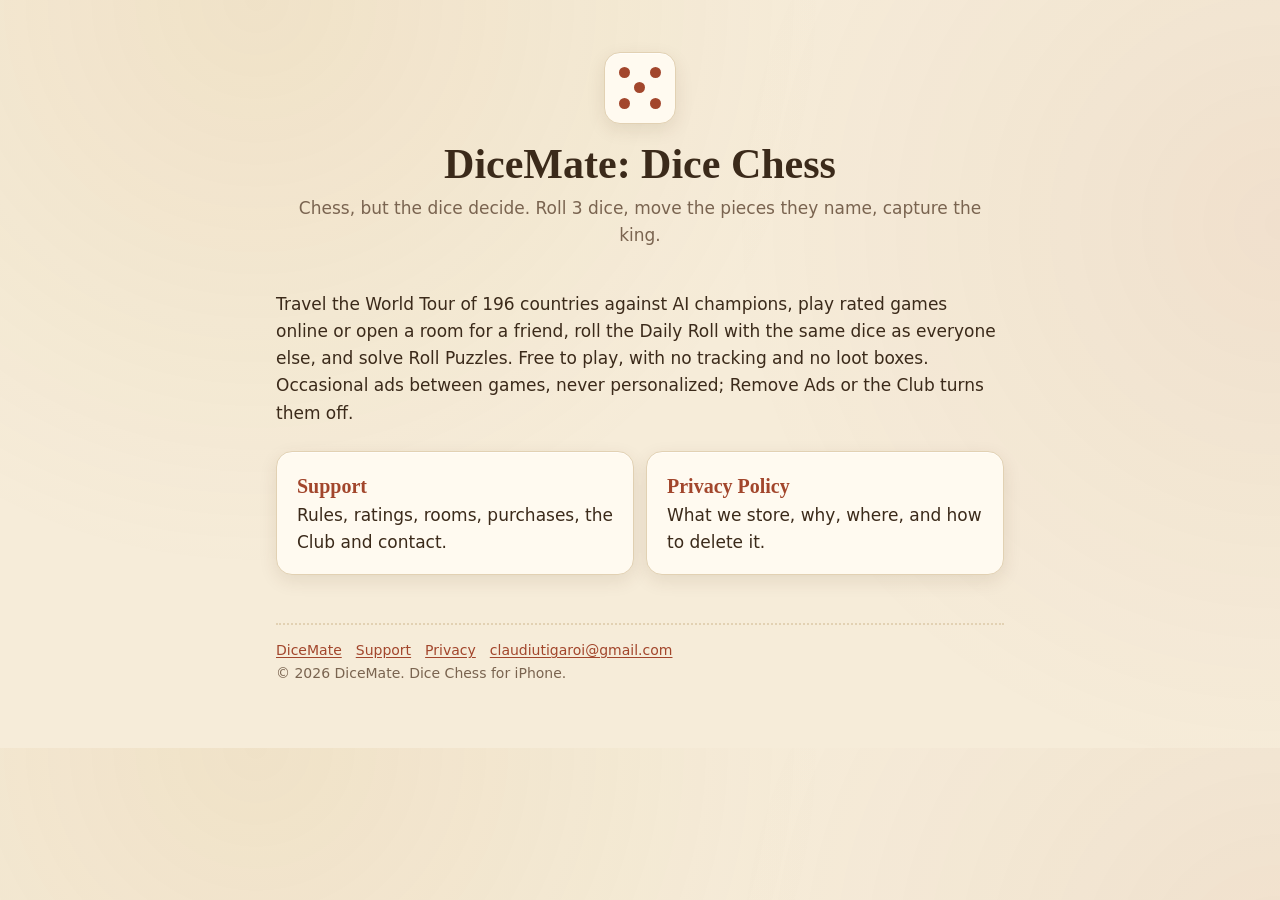
<file: index.html>
<!doctype html>
<html lang="en">
<head>
<meta charset="utf-8">
<meta name="viewport" content="width=device-width, initial-scale=1">
<title>DiceMate: Dice Chess</title>
<meta name="description" content="DiceMate: Dice Chess for iPhone. Roll 3 dice, move the pieces they name, capture the king.">
<meta name="color-scheme" content="light dark">
<style>
:root {
  --paper: #f6ecd9;
  --card: #fffaf0;
  --ink: #3b2a1a;
  --muted: #7a6450;
  --line: #e2d1b3;
  --accent: #a2462c;
  --gold: #b7862c;
  --felt: #2f5d46;
  --shadow: 0 1px 0 rgba(255,255,255,.6) inset, 0 6px 18px rgba(80,50,20,.10);
}
@media (prefers-color-scheme: dark) {
  :root {
    --paper: #1d140d;
    --card: #2a1d13;
    --ink: #f1e4cc;
    --muted: #bfa888;
    --line: #47331f;
    --accent: #e48a63;
    --gold: #e0b45a;
    --felt: #7fbf9c;
    --shadow: 0 1px 0 rgba(255,255,255,.04) inset, 0 6px 18px rgba(0,0,0,.35);
  }
}
* { box-sizing: border-box; }
html { -webkit-text-size-adjust: 100%; }
body {
  margin: 0;
  background: var(--paper);
  background-image: radial-gradient(circle at 20% 0%, rgba(183,134,44,.10), transparent 45%),
                    radial-gradient(circle at 100% 30%, rgba(162,70,44,.07), transparent 40%);
  color: var(--ink);
  font: 17px/1.6 -apple-system, BlinkMacSystemFont, "Segoe UI", system-ui, sans-serif;
}
.wrap { max-width: 760px; margin: 0 auto; padding: 28px 16px 64px; }
header.top { display: flex; align-items: center; gap: 14px; margin-bottom: 8px; }
.die {
  width: 44px; height: 44px; flex: none; border-radius: 10px; background: var(--card);
  border: 1px solid var(--line); box-shadow: var(--shadow);
  display: grid; grid-template-columns: repeat(3, 1fr); grid-template-rows: repeat(3, 1fr); padding: 7px;
}
.die i { width: 7px; height: 7px; border-radius: 50%; background: var(--accent); place-self: center; }
.brand { font: 600 15px/1.2 ui-serif, "Iowan Old Style", Georgia, serif; letter-spacing: .04em; color: var(--muted); text-transform: uppercase; }
h1, h2, h3 { font-family: ui-serif, "Iowan Old Style", "Palatino Linotype", Georgia, serif; line-height: 1.25; }
h1 { font-size: clamp(30px, 7vw, 42px); margin: 6px 0 4px; }
h2 { font-size: 23px; margin: 36px 0 10px; padding-bottom: 6px; border-bottom: 2px dotted var(--line); }
h3 { font-size: 18px; margin: 20px 0 6px; }
p, li { overflow-wrap: anywhere; }
.lede { color: var(--muted); margin-top: 0; }
a { color: var(--accent); text-underline-offset: 2px; }
.card { background: var(--card); border: 1px solid var(--line); border-radius: 16px; padding: 18px 20px; box-shadow: var(--shadow); margin: 18px 0; }
.card.felt { border-left: 6px solid var(--felt); }
.card h2 { border: 0; margin-top: 0; padding: 0; }
ul { padding-left: 1.2em; }
li { margin: 4px 0; }
.table { width: 100%; border-collapse: collapse; font-size: 15px; }
.table th, .table td { text-align: left; vertical-align: top; padding: 10px 8px; border-bottom: 1px solid var(--line); }
.table th { font-weight: 600; color: var(--muted); font-size: 13px; text-transform: uppercase; letter-spacing: .05em; }
.scroll { overflow-x: auto; }
@media (max-width: 560px) {
  .table thead { display: none; }
  .table, .table tbody, .table tr, .table td { display: block; width: 100%; }
  .table tr { padding: 10px 0; border-bottom: 1px solid var(--line); }
  .table td { border: 0; padding: 2px 0; }
  .table td:first-child { font-weight: 600; }
  .table td[data-label]::before { content: attr(data-label) ": "; color: var(--muted); font-size: 13px; }
}
code { font-family: ui-monospace, SFMono-Regular, Menlo, monospace; font-size: .9em; background: rgba(183,134,44,.15); padding: 1px 5px; border-radius: 5px; }
nav.toc { columns: 2 220px; font-size: 15px; }
nav.toc a { text-decoration: none; }
footer { margin-top: 48px; color: var(--muted); font-size: 14px; border-top: 2px dotted var(--line); padding-top: 14px; }
footer a { margin-right: 14px; }
</style>
<style>
.hero { text-align: center; padding: 24px 0 8px; }
.hero .die { width: 72px; height: 72px; padding: 12px; margin: 0 auto 14px; border-radius: 16px; }
.hero .die i { width: 11px; height: 11px; }
.links { display: grid; grid-template-columns: repeat(auto-fit, minmax(220px, 1fr)); gap: 12px; margin-top: 24px; }
.links a { display: block; text-decoration: none; color: var(--ink); }
.links a .card { margin: 0; height: 100%; }
.links strong { color: var(--accent); font-family: ui-serif, Georgia, serif; font-size: 20px; }
</style>
</head>
<body>
<div class="wrap">
  <div class="hero">
    <div class="die" aria-hidden="true"><i></i><span></span><i></i><span></span><i></i><span></span><i></i><span></span><i></i></div>
    <h1>DiceMate: Dice Chess</h1>
    <p class="lede">Chess, but the dice decide. Roll 3 dice, move the pieces they name, capture the king.</p>
  </div>
  <p>Travel the World Tour of 196 countries against AI champions, play rated games online or open a room for a friend, roll the Daily Roll with the same dice as everyone else, and solve Roll Puzzles. Free to play, with no tracking and no loot boxes. Occasional ads between games, never personalized; Remove Ads or the Club turns them off.</p>
  <div class="links">
    <a href="support.html"><div class="card"><strong>Support</strong><br>Rules, ratings, rooms, purchases, the Club and contact.</div></a>
    <a href="privacy.html"><div class="card"><strong>Privacy Policy</strong><br>What we store, why, where, and how to delete it.</div></a>
  </div>
  <footer>
    <a href="index.html">DiceMate</a><a href="support.html">Support</a><a href="privacy.html">Privacy</a><a href="mailto:claudiutigaroi@gmail.com">claudiutigaroi@gmail.com</a>
    <div>© 2026 DiceMate. Dice Chess for iPhone.</div>
  </footer>
</div>
</body>
</html>
</file>
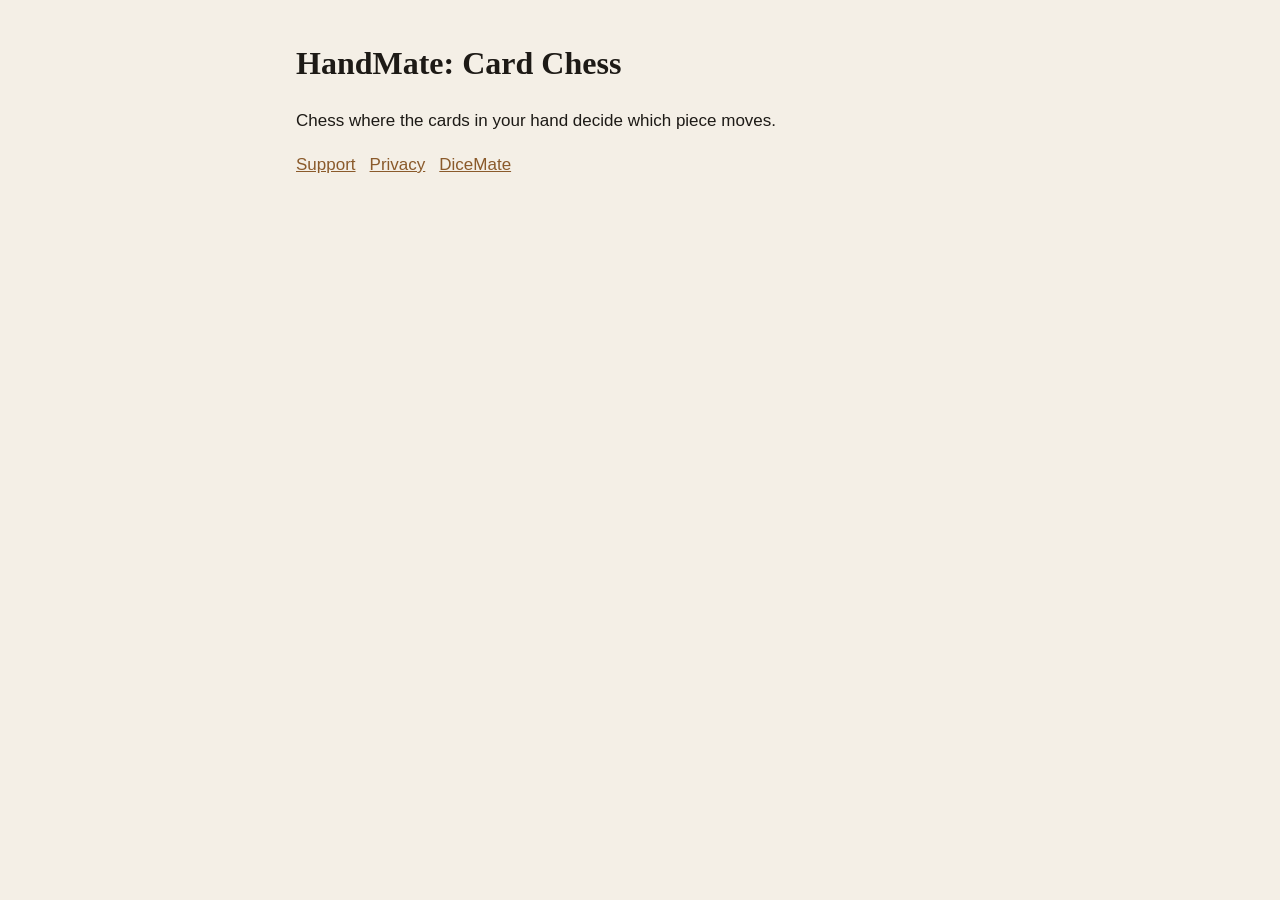
<file: handmate/index.html>
<!doctype html><html lang="en"><head><meta charset="utf-8"><meta name="viewport" content="width=device-width, initial-scale=1">
<title>HandMate: Card Chess</title><meta name="color-scheme" content="light dark"><link rel="stylesheet" href="_style.css"></head>
<body><main><h1>HandMate: Card Chess</h1><p>Chess where the cards in your hand decide which piece moves.</p>
<nav><a href="support.html">Support</a><a href="privacy.html">Privacy</a><a href="../index.html">DiceMate</a></nav></main></body></html>
</file>
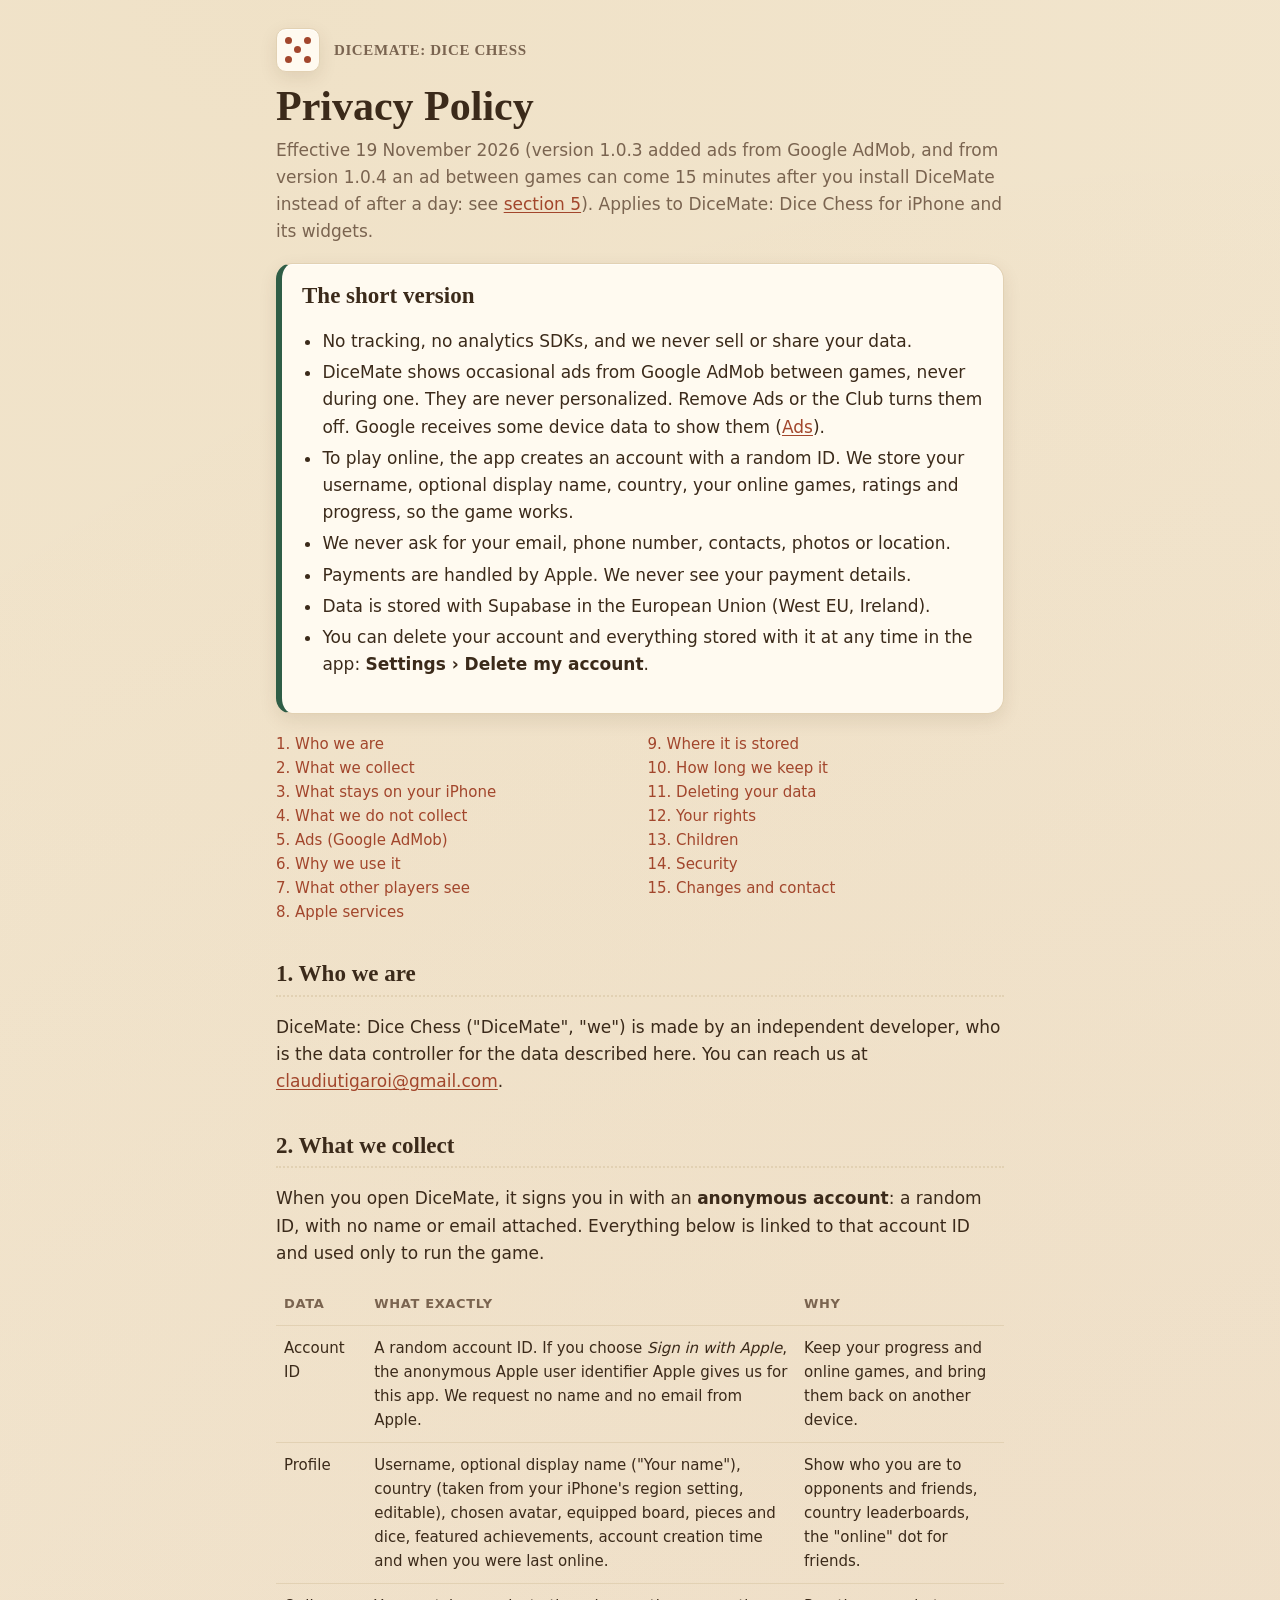
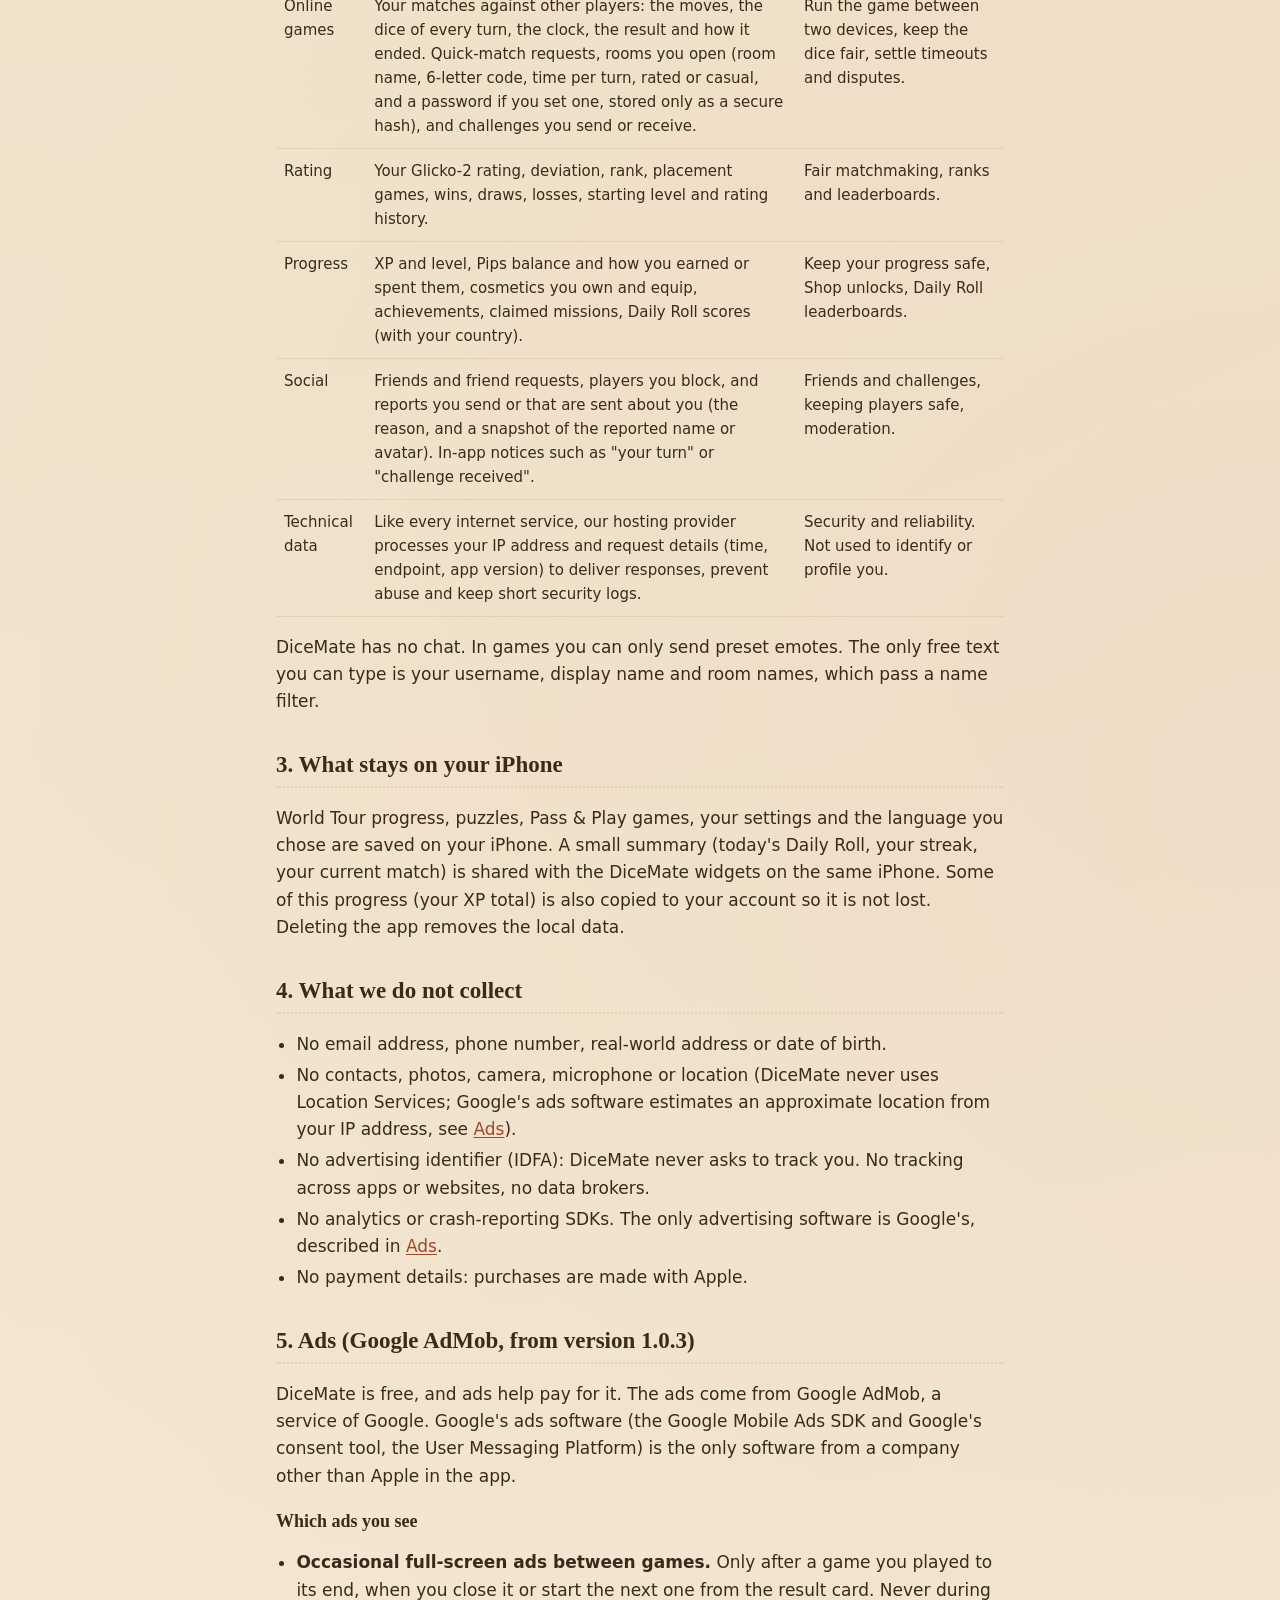
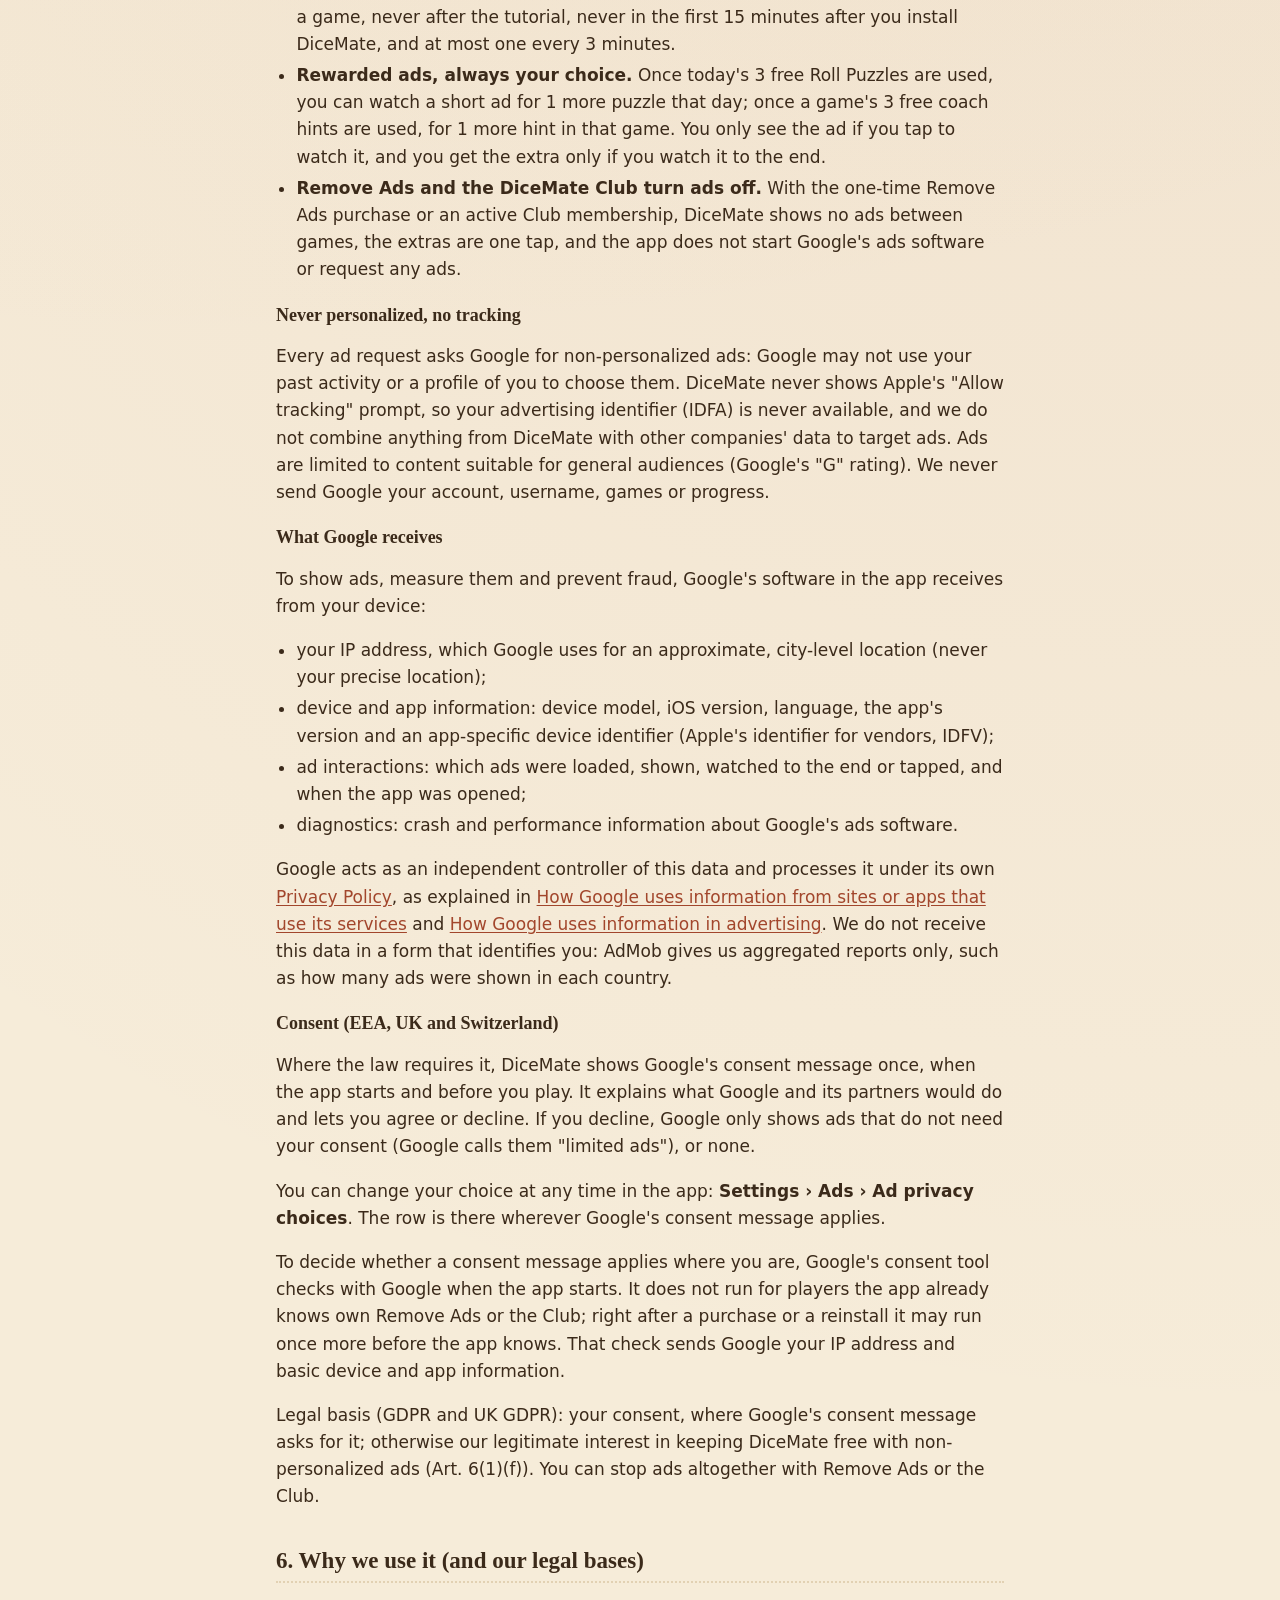
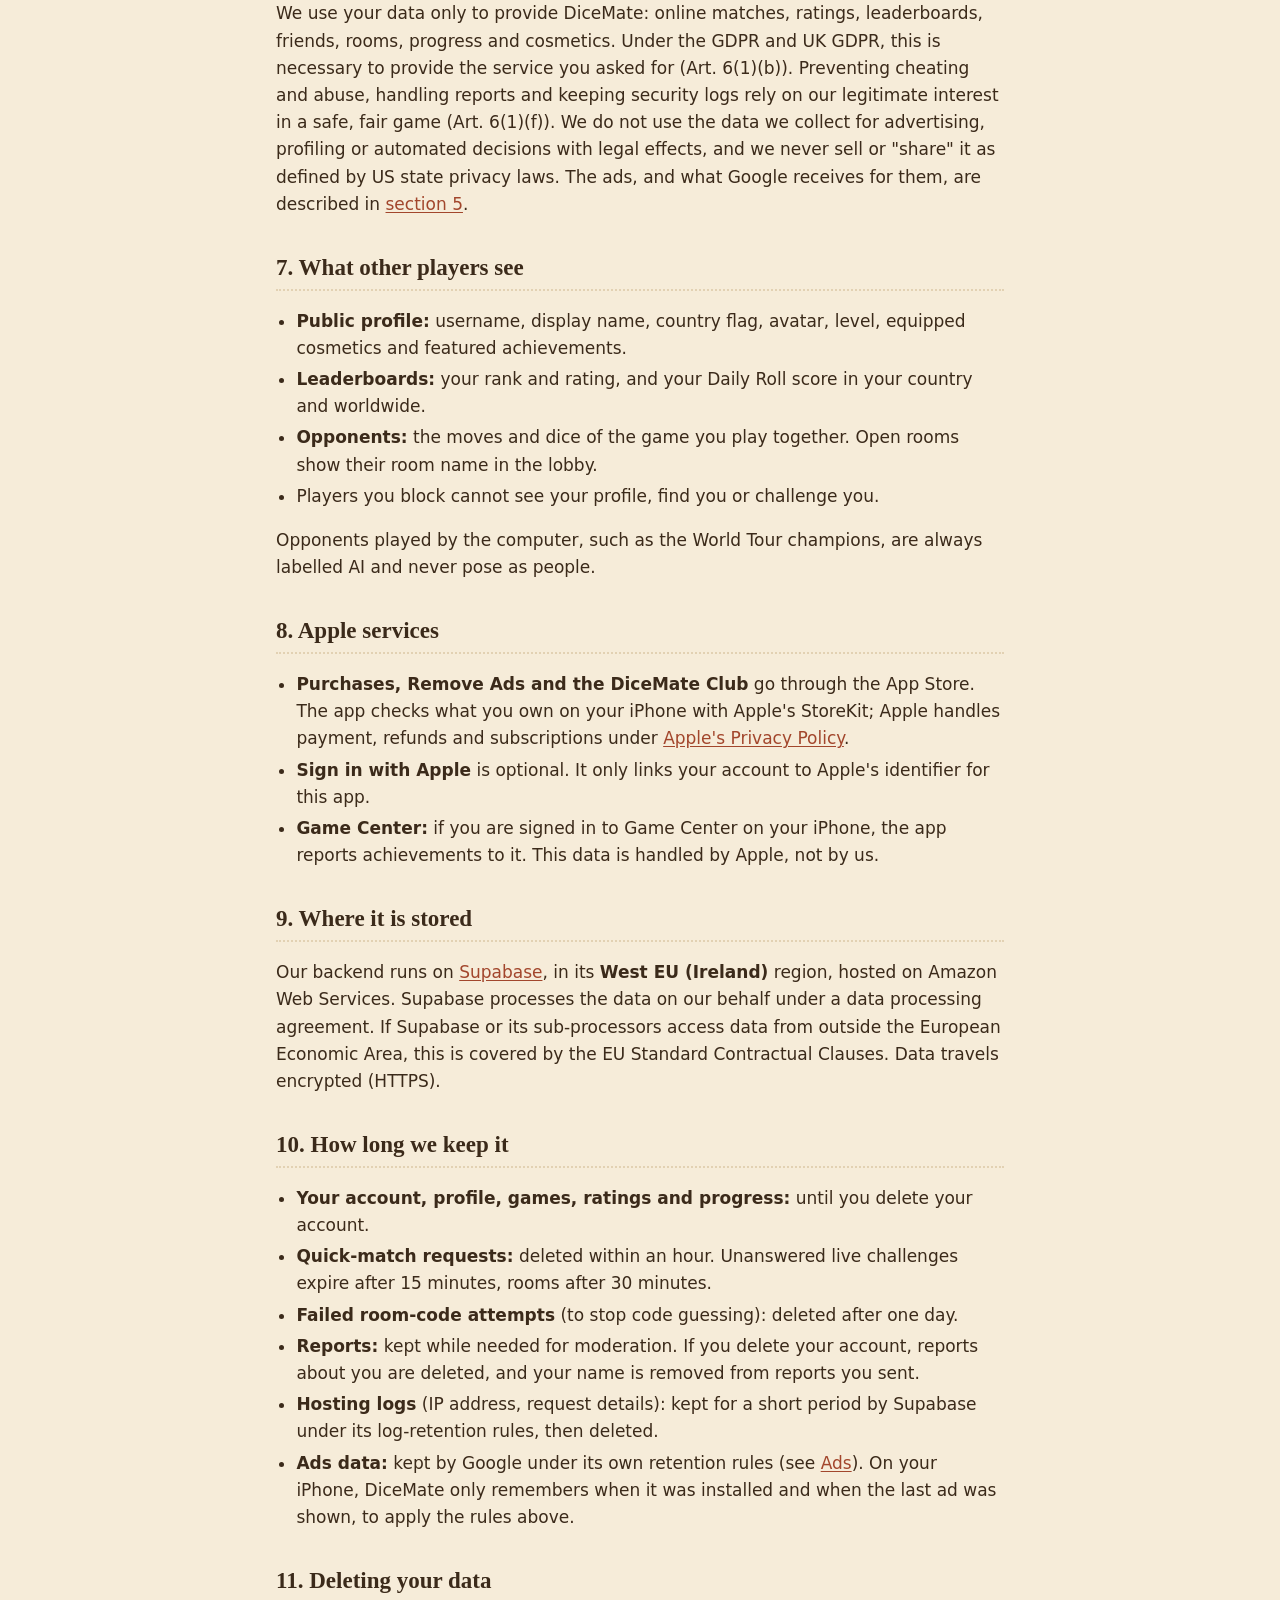
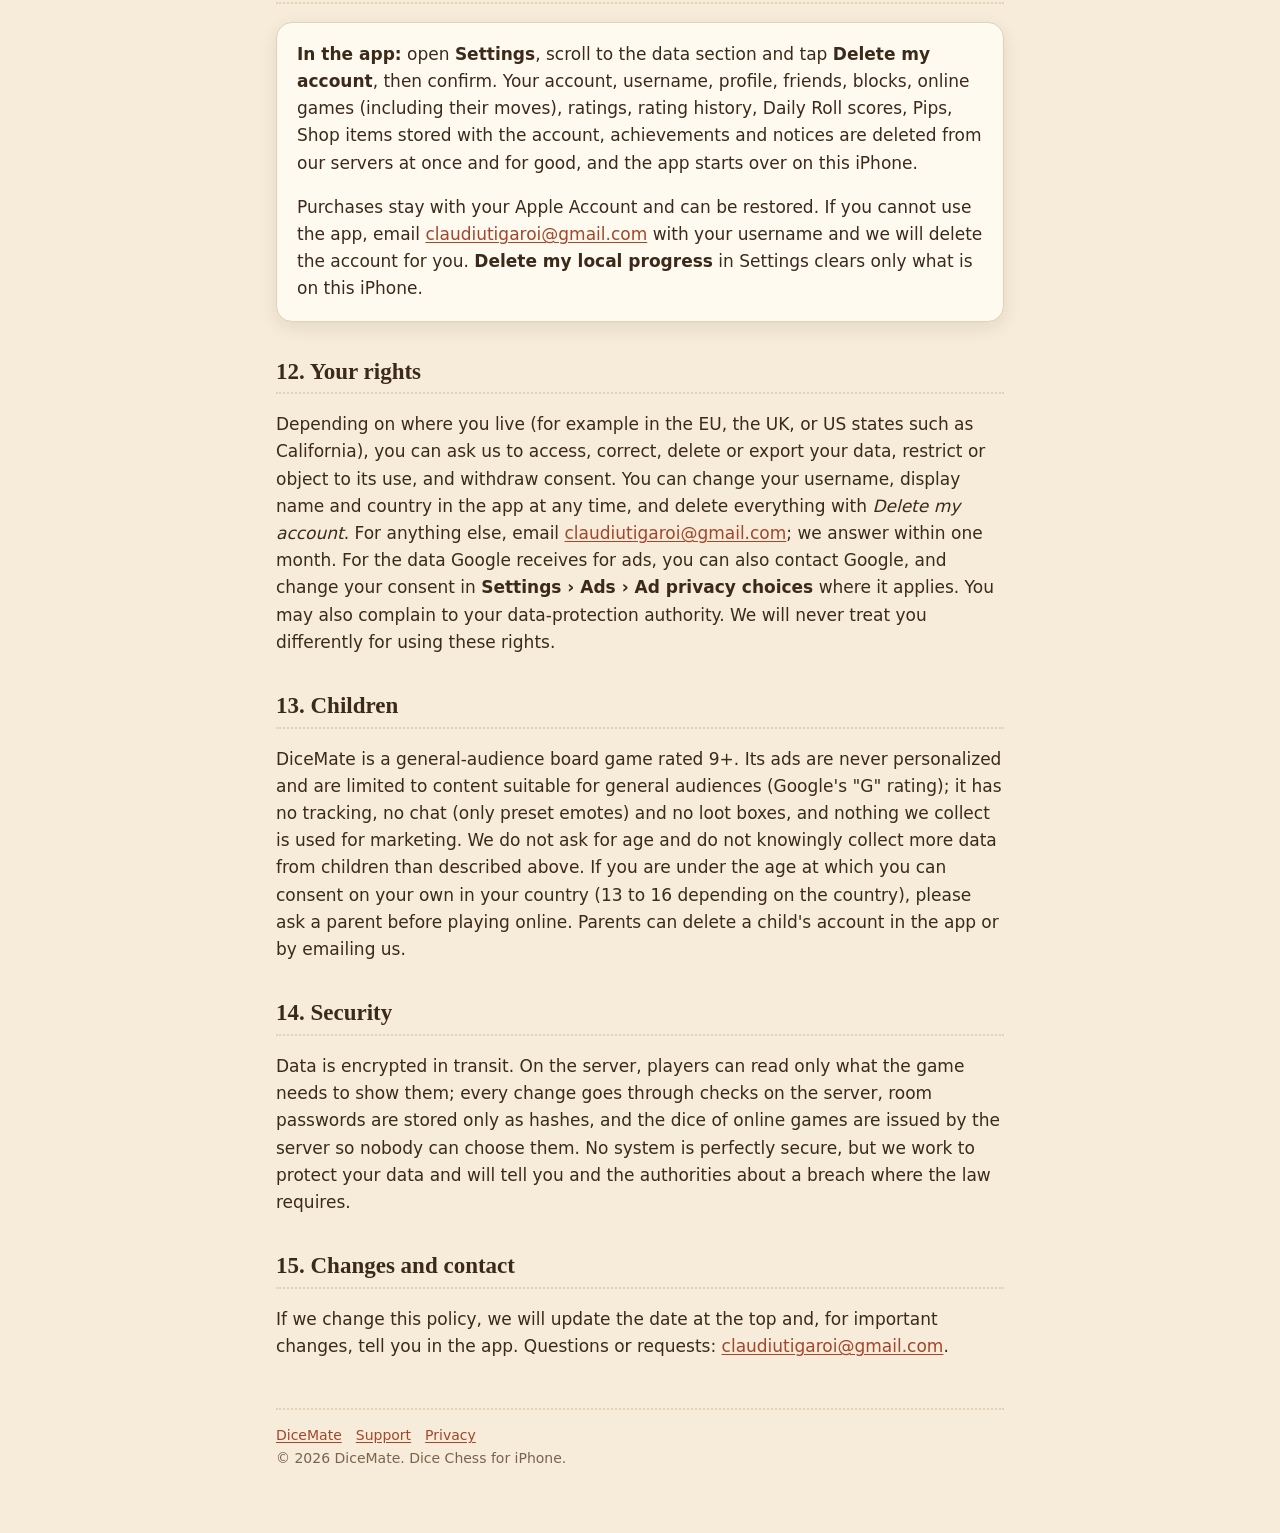
<file: privacy.html>
<!doctype html>
<html lang="en">
<head>
<meta charset="utf-8">
<meta name="viewport" content="width=device-width, initial-scale=1">
<title>DiceMate Privacy Policy</title>
<meta name="description" content="What DiceMate: Dice Chess collects, why, where it is stored, how long it is kept and how to delete it.">
<meta name="color-scheme" content="light dark">
<style>
:root {
  --paper: #f6ecd9;
  --card: #fffaf0;
  --ink: #3b2a1a;
  --muted: #7a6450;
  --line: #e2d1b3;
  --accent: #a2462c;
  --gold: #b7862c;
  --felt: #2f5d46;
  --shadow: 0 1px 0 rgba(255,255,255,.6) inset, 0 6px 18px rgba(80,50,20,.10);
}
@media (prefers-color-scheme: dark) {
  :root {
    --paper: #1d140d;
    --card: #2a1d13;
    --ink: #f1e4cc;
    --muted: #bfa888;
    --line: #47331f;
    --accent: #e48a63;
    --gold: #e0b45a;
    --felt: #7fbf9c;
    --shadow: 0 1px 0 rgba(255,255,255,.04) inset, 0 6px 18px rgba(0,0,0,.35);
  }
}
* { box-sizing: border-box; }
html { -webkit-text-size-adjust: 100%; }
body {
  margin: 0;
  background: var(--paper);
  background-image: radial-gradient(circle at 20% 0%, rgba(183,134,44,.10), transparent 45%),
                    radial-gradient(circle at 100% 30%, rgba(162,70,44,.07), transparent 40%);
  color: var(--ink);
  font: 17px/1.6 -apple-system, BlinkMacSystemFont, "Segoe UI", system-ui, sans-serif;
}
.wrap { max-width: 760px; margin: 0 auto; padding: 28px 16px 64px; }
header.top { display: flex; align-items: center; gap: 14px; margin-bottom: 8px; }
.die {
  width: 44px; height: 44px; flex: none; border-radius: 10px; background: var(--card);
  border: 1px solid var(--line); box-shadow: var(--shadow);
  display: grid; grid-template-columns: repeat(3, 1fr); grid-template-rows: repeat(3, 1fr); padding: 7px;
}
.die i { width: 7px; height: 7px; border-radius: 50%; background: var(--accent); place-self: center; }
.brand { font: 600 15px/1.2 ui-serif, "Iowan Old Style", Georgia, serif; letter-spacing: .04em; color: var(--muted); text-transform: uppercase; }
h1, h2, h3 { font-family: ui-serif, "Iowan Old Style", "Palatino Linotype", Georgia, serif; line-height: 1.25; }
h1 { font-size: clamp(30px, 7vw, 42px); margin: 6px 0 4px; }
h2 { font-size: 23px; margin: 36px 0 10px; padding-bottom: 6px; border-bottom: 2px dotted var(--line); }
h3 { font-size: 18px; margin: 20px 0 6px; }
p, li { overflow-wrap: anywhere; }
.lede { color: var(--muted); margin-top: 0; }
a { color: var(--accent); text-underline-offset: 2px; }
.card { background: var(--card); border: 1px solid var(--line); border-radius: 16px; padding: 18px 20px; box-shadow: var(--shadow); margin: 18px 0; }
.card.felt { border-left: 6px solid var(--felt); }
.card h2 { border: 0; margin-top: 0; padding: 0; }
ul { padding-left: 1.2em; }
li { margin: 4px 0; }
.table { width: 100%; border-collapse: collapse; font-size: 15px; }
.table th, .table td { text-align: left; vertical-align: top; padding: 10px 8px; border-bottom: 1px solid var(--line); }
.table th { font-weight: 600; color: var(--muted); font-size: 13px; text-transform: uppercase; letter-spacing: .05em; }
.scroll { overflow-x: auto; }
@media (max-width: 560px) {
  .table thead { display: none; }
  .table, .table tbody, .table tr, .table td { display: block; width: 100%; }
  .table tr { padding: 10px 0; border-bottom: 1px solid var(--line); }
  .table td { border: 0; padding: 2px 0; }
  .table td:first-child { font-weight: 600; }
  .table td[data-label]::before { content: attr(data-label) ": "; color: var(--muted); font-size: 13px; }
}
code { font-family: ui-monospace, SFMono-Regular, Menlo, monospace; font-size: .9em; background: rgba(183,134,44,.15); padding: 1px 5px; border-radius: 5px; }
nav.toc { columns: 2 220px; font-size: 15px; }
nav.toc a { text-decoration: none; }
footer { margin-top: 48px; color: var(--muted); font-size: 14px; border-top: 2px dotted var(--line); padding-top: 14px; }
footer a { margin-right: 14px; }
</style>
</head>
<body>
<div class="wrap">
  <header class="top">
    <div class="die" aria-hidden="true"><i></i><span></span><i></i><span></span><i></i><span></span><i></i><span></span><i></i></div>
    <div class="brand">DiceMate: Dice Chess</div>
  </header>
  <h1>Privacy Policy</h1>
  <p class="lede">Effective 19 November 2026 (version 1.0.3 added ads from Google AdMob, and from version 1.0.4 an ad between games can come 15 minutes after you install DiceMate instead of after a day: see <a href="#ads">section 5</a>). Applies to DiceMate: Dice Chess for iPhone and its widgets.</p>

  <div class="card felt">
    <h2>The short version</h2>
    <ul>
      <li>No tracking, no analytics SDKs, and we never sell or share your data.</li>
      <li>DiceMate shows occasional ads from Google AdMob between games, never during one. They are never personalized. Remove Ads or the Club turns them off. Google receives some device data to show them (<a href="#ads">Ads</a>).</li>
      <li>To play online, the app creates an account with a random ID. We store your username, optional display name, country, your online games, ratings and progress, so the game works.</li>
      <li>We never ask for your email, phone number, contacts, photos or location.</li>
      <li>Payments are handled by Apple. We never see your payment details.</li>
      <li>Data is stored with Supabase in the European Union (West EU, Ireland).</li>
      <li>You can delete your account and everything stored with it at any time in the app: <strong>Settings › Delete my account</strong>.</li>
    </ul>
  </div>

  <nav class="toc" aria-label="Contents">
    <a href="#who">1. Who we are</a><br>
    <a href="#collect">2. What we collect</a><br>
    <a href="#device">3. What stays on your iPhone</a><br>
    <a href="#not">4. What we do not collect</a><br>
    <a href="#ads">5. Ads (Google AdMob)</a><br>
    <a href="#why">6. Why we use it</a><br>
    <a href="#visible">7. What other players see</a><br>
    <a href="#apple">8. Apple services</a><br>
    <a href="#where">9. Where it is stored</a><br>
    <a href="#retention">10. How long we keep it</a><br>
    <a href="#delete">11. Deleting your data</a><br>
    <a href="#rights">12. Your rights</a><br>
    <a href="#children">13. Children</a><br>
    <a href="#security">14. Security</a><br>
    <a href="#changes">15. Changes and contact</a>
  </nav>

  <h2 id="who">1. Who we are</h2>
  <p>DiceMate: Dice Chess ("DiceMate", "we") is made by an independent developer, who is the data controller for the data described here. You can reach us at <a href="mailto:claudiutigaroi@gmail.com">claudiutigaroi@gmail.com</a>.</p>

  <h2 id="collect">2. What we collect</h2>
  <p>When you open DiceMate, it signs you in with an <strong>anonymous account</strong>: a random ID, with no name or email attached. Everything below is linked to that account ID and used only to run the game.</p>
  <div class="scroll">
  <table class="table">
    <thead><tr><th>Data</th><th>What exactly</th><th>Why</th></tr></thead>
    <tbody>
      <tr><td>Account ID</td><td data-label="What">A random account ID. If you choose <em>Sign in with Apple</em>, the anonymous Apple user identifier Apple gives us for this app. We request no name and no email from Apple.</td><td data-label="Why">Keep your progress and online games, and bring them back on another device.</td></tr>
      <tr><td>Profile</td><td data-label="What">Username, optional display name ("Your name"), country (taken from your iPhone's region setting, editable), chosen avatar, equipped board, pieces and dice, featured achievements, account creation time and when you were last online.</td><td data-label="Why">Show who you are to opponents and friends, country leaderboards, the "online" dot for friends.</td></tr>
      <tr><td>Online games</td><td data-label="What">Your matches against other players: the moves, the dice of every turn, the clock, the result and how it ended. Quick-match requests, rooms you open (room name, 6-letter code, time per turn, rated or casual, and a password if you set one, stored only as a secure hash), and challenges you send or receive.</td><td data-label="Why">Run the game between two devices, keep the dice fair, settle timeouts and disputes.</td></tr>
      <tr><td>Rating</td><td data-label="What">Your Glicko-2 rating, deviation, rank, placement games, wins, draws, losses, starting level and rating history.</td><td data-label="Why">Fair matchmaking, ranks and leaderboards.</td></tr>
      <tr><td>Progress</td><td data-label="What">XP and level, Pips balance and how you earned or spent them, cosmetics you own and equip, achievements, claimed missions, Daily Roll scores (with your country).</td><td data-label="Why">Keep your progress safe, Shop unlocks, Daily Roll leaderboards.</td></tr>
      <tr><td>Social</td><td data-label="What">Friends and friend requests, players you block, and reports you send or that are sent about you (the reason, and a snapshot of the reported name or avatar). In-app notices such as "your turn" or "challenge received".</td><td data-label="Why">Friends and challenges, keeping players safe, moderation.</td></tr>
      <tr><td>Technical data</td><td data-label="What">Like every internet service, our hosting provider processes your IP address and request details (time, endpoint, app version) to deliver responses, prevent abuse and keep short security logs.</td><td data-label="Why">Security and reliability. Not used to identify or profile you.</td></tr>
    </tbody>
  </table>
  </div>
  <p>DiceMate has no chat. In games you can only send preset emotes. The only free text you can type is your username, display name and room names, which pass a name filter.</p>

  <h2 id="device">3. What stays on your iPhone</h2>
  <p>World Tour progress, puzzles, Pass &amp; Play games, your settings and the language you chose are saved on your iPhone. A small summary (today's Daily Roll, your streak, your current match) is shared with the DiceMate widgets on the same iPhone. Some of this progress (your XP total) is also copied to your account so it is not lost. Deleting the app removes the local data.</p>

  <h2 id="not">4. What we do not collect</h2>
  <ul>
    <li>No email address, phone number, real-world address or date of birth.</li>
    <li>No contacts, photos, camera, microphone or location (DiceMate never uses Location Services; Google's ads software estimates an approximate location from your IP address, see <a href="#ads">Ads</a>).</li>
    <li>No advertising identifier (IDFA): DiceMate never asks to track you. No tracking across apps or websites, no data brokers.</li>
    <li>No analytics or crash-reporting SDKs. The only advertising software is Google's, described in <a href="#ads">Ads</a>.</li>
    <li>No payment details: purchases are made with Apple.</li>
  </ul>

  <h2 id="ads">5. Ads (Google AdMob, from version 1.0.3)</h2>
  <p>DiceMate is free, and ads help pay for it. The ads come from Google AdMob, a service of Google. Google's ads software (the Google Mobile Ads SDK and Google's consent tool, the User Messaging Platform) is the only software from a company other than Apple in the app.</p>
  <h3>Which ads you see</h3>
  <ul>
    <li><strong>Occasional full-screen ads between games.</strong> Only after a game you played to its end, when you close it or start the next one from the result card. Never during a game, never after the tutorial, never in the first 15 minutes after you install DiceMate, and at most one every 3 minutes.</li>
    <li><strong>Rewarded ads, always your choice.</strong> Once today's 3 free Roll Puzzles are used, you can watch a short ad for 1 more puzzle that day; once a game's 3 free coach hints are used, for 1 more hint in that game. You only see the ad if you tap to watch it, and you get the extra only if you watch it to the end.</li>
    <li><strong>Remove Ads and the DiceMate Club turn ads off.</strong> With the one-time Remove Ads purchase or an active Club membership, DiceMate shows no ads between games, the extras are one tap, and the app does not start Google's ads software or request any ads.</li>
  </ul>
  <h3>Never personalized, no tracking</h3>
  <p>Every ad request asks Google for non-personalized ads: Google may not use your past activity or a profile of you to choose them. DiceMate never shows Apple's "Allow tracking" prompt, so your advertising identifier (IDFA) is never available, and we do not combine anything from DiceMate with other companies' data to target ads. Ads are limited to content suitable for general audiences (Google's "G" rating). We never send Google your account, username, games or progress.</p>
  <h3>What Google receives</h3>
  <p>To show ads, measure them and prevent fraud, Google's software in the app receives from your device:</p>
  <ul>
    <li>your IP address, which Google uses for an approximate, city-level location (never your precise location);</li>
    <li>device and app information: device model, iOS version, language, the app's version and an app-specific device identifier (Apple's identifier for vendors, IDFV);</li>
    <li>ad interactions: which ads were loaded, shown, watched to the end or tapped, and when the app was opened;</li>
    <li>diagnostics: crash and performance information about Google's ads software.</li>
  </ul>
  <p>Google acts as an independent controller of this data and processes it under its own <a href="https://policies.google.com/privacy">Privacy Policy</a>, as explained in <a href="https://policies.google.com/technologies/partner-sites">How Google uses information from sites or apps that use its services</a> and <a href="https://policies.google.com/technologies/ads">How Google uses information in advertising</a>. We do not receive this data in a form that identifies you: AdMob gives us aggregated reports only, such as how many ads were shown in each country.</p>
  <h3 id="consent">Consent (EEA, UK and Switzerland)</h3>
  <p>Where the law requires it, DiceMate shows Google's consent message once, when the app starts and before you play. It explains what Google and its partners would do and lets you agree or decline. If you decline, Google only shows ads that do not need your consent (Google calls them "limited ads"), or none.</p>
  <p>You can change your choice at any time in the app: <strong>Settings › Ads › Ad privacy choices</strong>. The row is there wherever Google's consent message applies.</p>
  <p>To decide whether a consent message applies where you are, Google's consent tool checks with Google when the app starts. It does not run for players the app already knows own Remove Ads or the Club; right after a purchase or a reinstall it may run once more before the app knows. That check sends Google your IP address and basic device and app information.</p>
  <p>Legal basis (GDPR and UK GDPR): your consent, where Google's consent message asks for it; otherwise our legitimate interest in keeping DiceMate free with non-personalized ads (Art. 6(1)(f)). You can stop ads altogether with Remove Ads or the Club.</p>

  <h2 id="why">6. Why we use it (and our legal bases)</h2>
  <p>We use your data only to provide DiceMate: online matches, ratings, leaderboards, friends, rooms, progress and cosmetics. Under the GDPR and UK GDPR, this is necessary to provide the service you asked for (Art. 6(1)(b)). Preventing cheating and abuse, handling reports and keeping security logs rely on our legitimate interest in a safe, fair game (Art. 6(1)(f)). We do not use the data we collect for advertising, profiling or automated decisions with legal effects, and we never sell or "share" it as defined by US state privacy laws. The ads, and what Google receives for them, are described in <a href="#ads">section 5</a>.</p>

  <h2 id="visible">7. What other players see</h2>
  <ul>
    <li><strong>Public profile:</strong> username, display name, country flag, avatar, level, equipped cosmetics and featured achievements.</li>
    <li><strong>Leaderboards:</strong> your rank and rating, and your Daily Roll score in your country and worldwide.</li>
    <li><strong>Opponents:</strong> the moves and dice of the game you play together. Open rooms show their room name in the lobby.</li>
    <li>Players you block cannot see your profile, find you or challenge you.</li>
  </ul>
  <p>Opponents played by the computer, such as the World Tour champions, are always labelled AI and never pose as people.</p>

  <h2 id="apple">8. Apple services</h2>
  <ul>
    <li><strong>Purchases, Remove Ads and the DiceMate Club</strong> go through the App Store. The app checks what you own on your iPhone with Apple's StoreKit; Apple handles payment, refunds and subscriptions under <a href="https://www.apple.com/legal/privacy/">Apple's Privacy Policy</a>.</li>
    <li><strong>Sign in with Apple</strong> is optional. It only links your account to Apple's identifier for this app.</li>
    <li><strong>Game Center:</strong> if you are signed in to Game Center on your iPhone, the app reports achievements to it. This data is handled by Apple, not by us.</li>
  </ul>

  <h2 id="where">9. Where it is stored</h2>
  <p>Our backend runs on <a href="https://supabase.com/privacy">Supabase</a>, in its <strong>West EU (Ireland)</strong> region, hosted on Amazon Web Services. Supabase processes the data on our behalf under a data processing agreement. If Supabase or its sub-processors access data from outside the European Economic Area, this is covered by the EU Standard Contractual Clauses. Data travels encrypted (HTTPS).</p>

  <h2 id="retention">10. How long we keep it</h2>
  <ul>
    <li><strong>Your account, profile, games, ratings and progress:</strong> until you delete your account.</li>
    <li><strong>Quick-match requests:</strong> deleted within an hour. Unanswered live challenges expire after 15 minutes, rooms after 30 minutes.</li>
    <li><strong>Failed room-code attempts</strong> (to stop code guessing): deleted after one day.</li>
    <li><strong>Reports:</strong> kept while needed for moderation. If you delete your account, reports about you are deleted, and your name is removed from reports you sent.</li>
    <li><strong>Hosting logs</strong> (IP address, request details): kept for a short period by Supabase under its log-retention rules, then deleted.</li>
    <li><strong>Ads data:</strong> kept by Google under its own retention rules (see <a href="#ads">Ads</a>). On your iPhone, DiceMate only remembers when it was installed and when the last ad was shown, to apply the rules above.</li>
  </ul>

  <h2 id="delete">11. Deleting your data</h2>
  <div class="card">
    <p style="margin-top:0"><strong>In the app:</strong> open <strong>Settings</strong>, scroll to the data section and tap <strong>Delete my account</strong>, then confirm. Your account, username, profile, friends, blocks, online games (including their moves), ratings, rating history, Daily Roll scores, Pips, Shop items stored with the account, achievements and notices are deleted from our servers at once and for good, and the app starts over on this iPhone.</p>
    <p style="margin-bottom:0">Purchases stay with your Apple Account and can be restored. If you cannot use the app, email <a href="mailto:claudiutigaroi@gmail.com">claudiutigaroi@gmail.com</a> with your username and we will delete the account for you. <strong>Delete my local progress</strong> in Settings clears only what is on this iPhone.</p>
  </div>

  <h2 id="rights">12. Your rights</h2>
  <p>Depending on where you live (for example in the EU, the UK, or US states such as California), you can ask us to access, correct, delete or export your data, restrict or object to its use, and withdraw consent. You can change your username, display name and country in the app at any time, and delete everything with <em>Delete my account</em>. For anything else, email <a href="mailto:claudiutigaroi@gmail.com">claudiutigaroi@gmail.com</a>; we answer within one month. For the data Google receives for ads, you can also contact Google, and change your consent in <strong>Settings › Ads › Ad privacy choices</strong> where it applies. You may also complain to your data-protection authority. We will never treat you differently for using these rights.</p>

  <h2 id="children">13. Children</h2>
  <p>DiceMate is a general-audience board game rated 9+. Its ads are never personalized and are limited to content suitable for general audiences (Google's "G" rating); it has no tracking, no chat (only preset emotes) and no loot boxes, and nothing we collect is used for marketing. We do not ask for age and do not knowingly collect more data from children than described above. If you are under the age at which you can consent on your own in your country (13 to 16 depending on the country), please ask a parent before playing online. Parents can delete a child's account in the app or by emailing us.</p>

  <h2 id="security">14. Security</h2>
  <p>Data is encrypted in transit. On the server, players can read only what the game needs to show them; every change goes through checks on the server, room passwords are stored only as hashes, and the dice of online games are issued by the server so nobody can choose them. No system is perfectly secure, but we work to protect your data and will tell you and the authorities about a breach where the law requires.</p>

  <h2 id="changes">15. Changes and contact</h2>
  <p>If we change this policy, we will update the date at the top and, for important changes, tell you in the app. Questions or requests: <a href="mailto:claudiutigaroi@gmail.com">claudiutigaroi@gmail.com</a>.</p>

  <footer>
    <a href="index.html">DiceMate</a><a href="support.html">Support</a><a href="privacy.html">Privacy</a>
    <div>© 2026 DiceMate. Dice Chess for iPhone.</div>
  </footer>
</div>
</body>
</html>
</file>
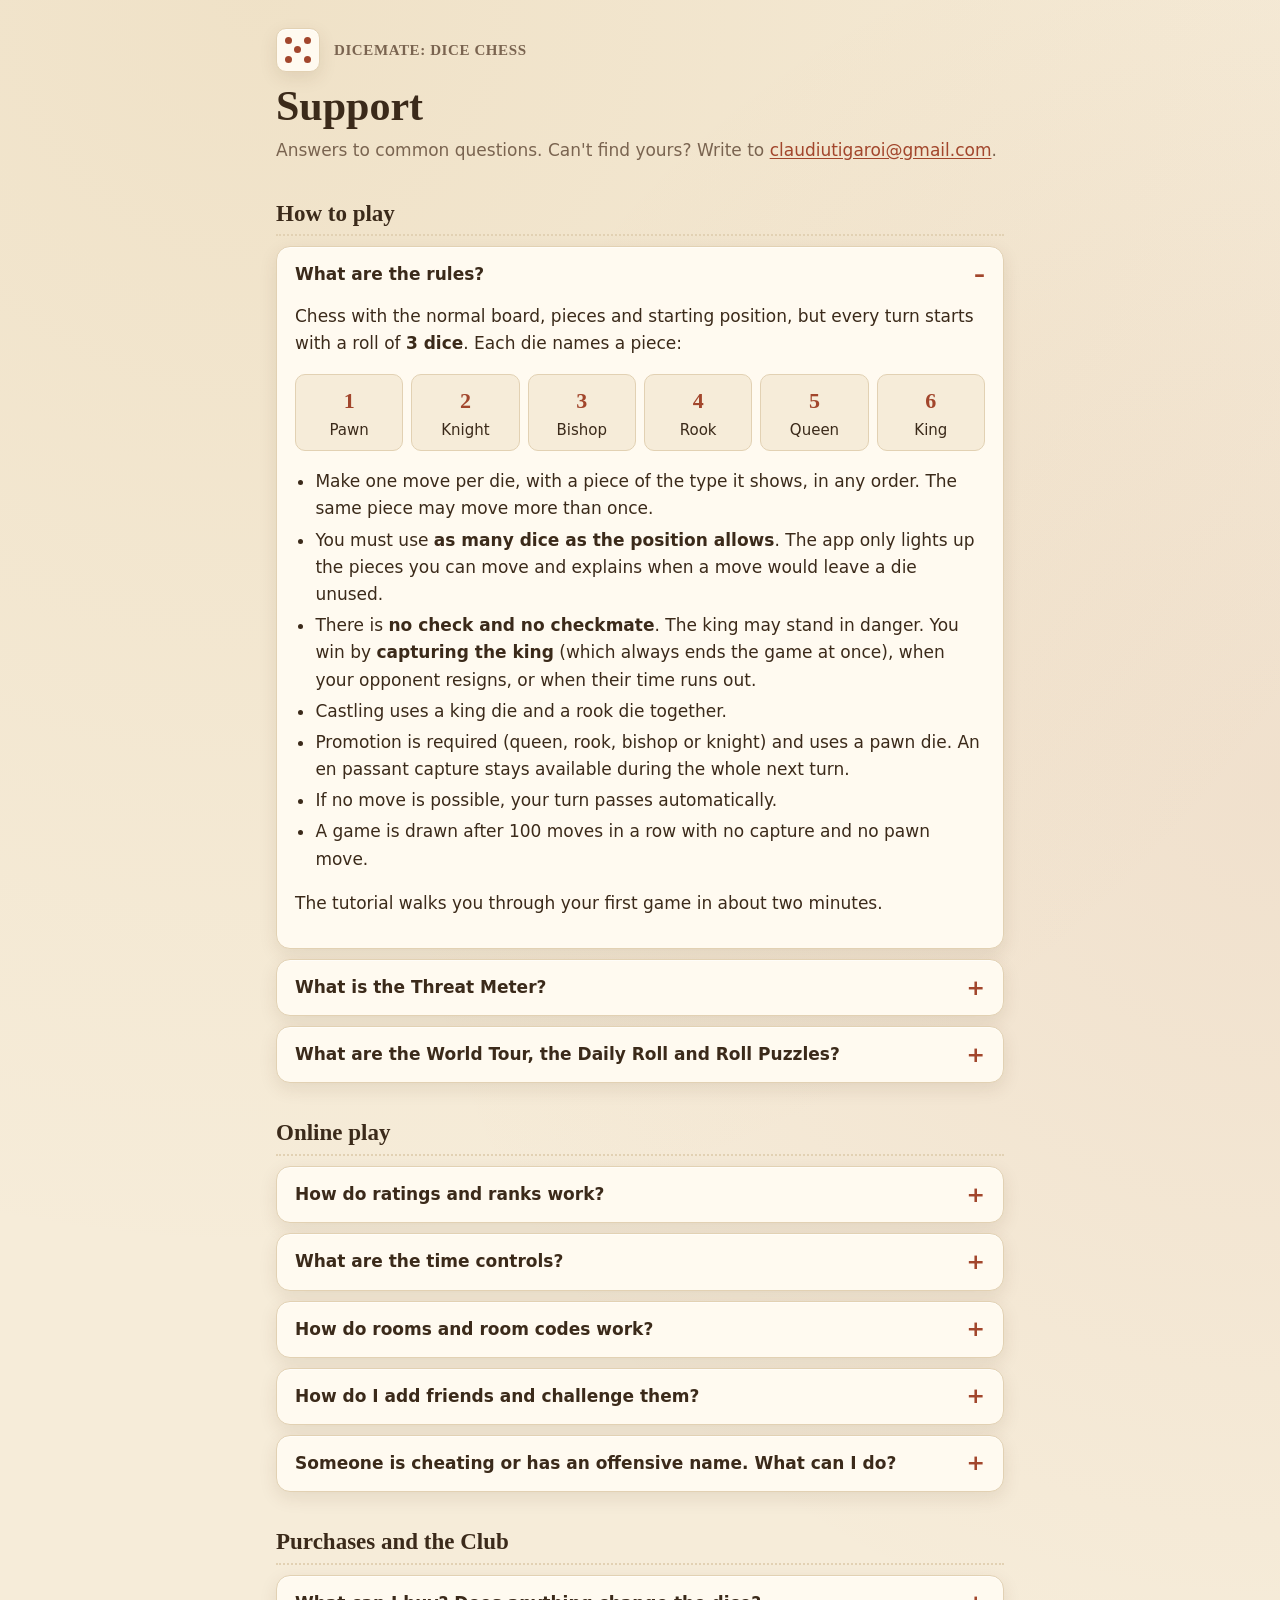
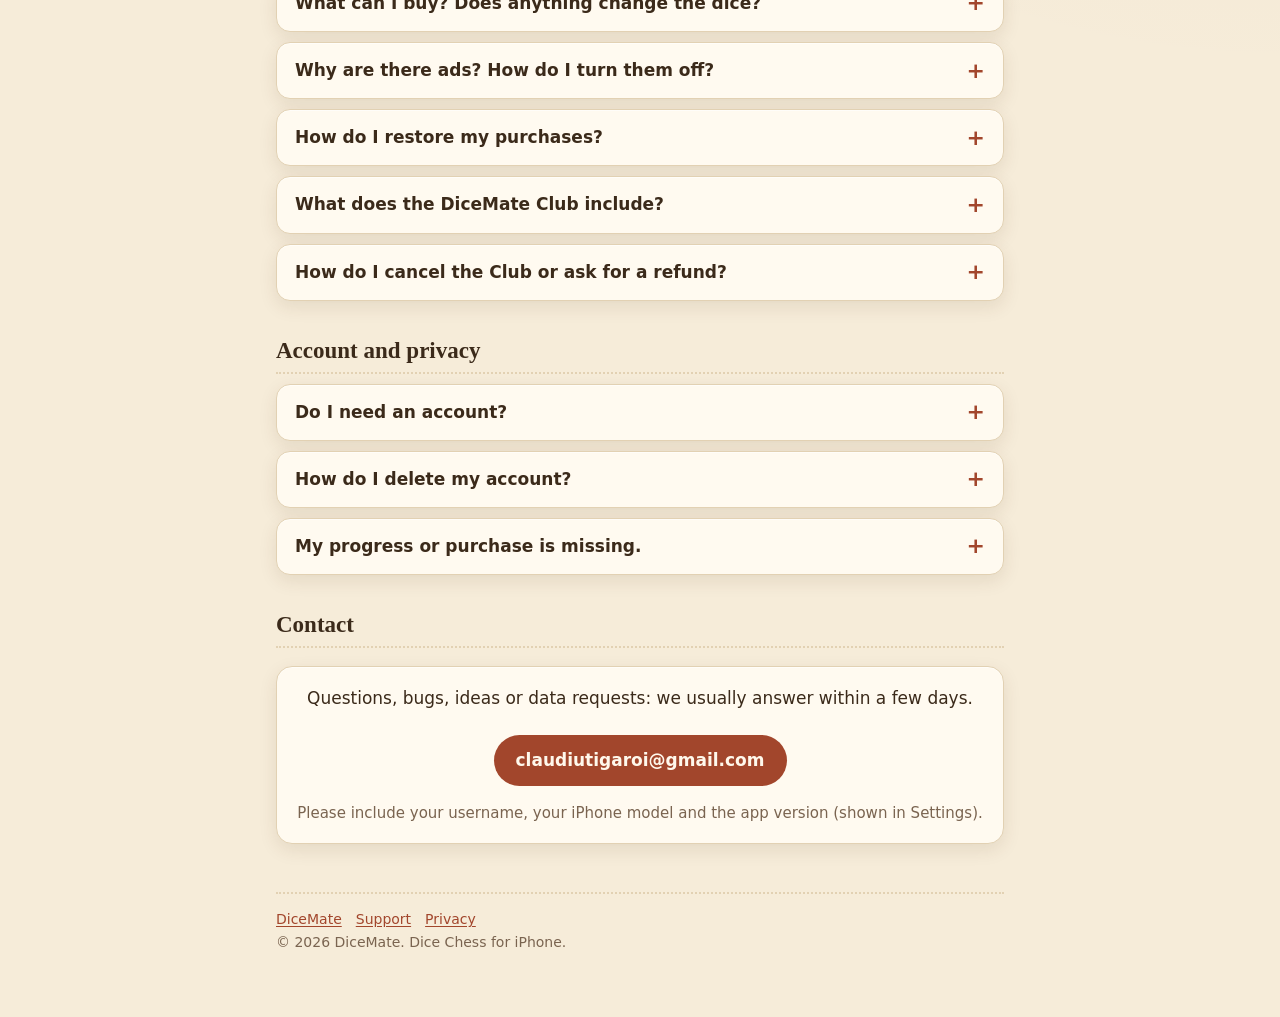
<file: support.html>
<!doctype html>
<html lang="en">
<head>
<meta charset="utf-8">
<meta name="viewport" content="width=device-width, initial-scale=1">
<title>DiceMate Support</title>
<meta name="description" content="Help with DiceMate: Dice Chess: the rules, ratings and placement, rooms and codes, purchases, the DiceMate Club, deleting your account and contact.">
<meta name="color-scheme" content="light dark">
<style>
:root {
  --paper: #f6ecd9;
  --card: #fffaf0;
  --ink: #3b2a1a;
  --muted: #7a6450;
  --line: #e2d1b3;
  --accent: #a2462c;
  --gold: #b7862c;
  --felt: #2f5d46;
  --shadow: 0 1px 0 rgba(255,255,255,.6) inset, 0 6px 18px rgba(80,50,20,.10);
}
@media (prefers-color-scheme: dark) {
  :root {
    --paper: #1d140d;
    --card: #2a1d13;
    --ink: #f1e4cc;
    --muted: #bfa888;
    --line: #47331f;
    --accent: #e48a63;
    --gold: #e0b45a;
    --felt: #7fbf9c;
    --shadow: 0 1px 0 rgba(255,255,255,.04) inset, 0 6px 18px rgba(0,0,0,.35);
  }
}
* { box-sizing: border-box; }
html { -webkit-text-size-adjust: 100%; }
body {
  margin: 0;
  background: var(--paper);
  background-image: radial-gradient(circle at 20% 0%, rgba(183,134,44,.10), transparent 45%),
                    radial-gradient(circle at 100% 30%, rgba(162,70,44,.07), transparent 40%);
  color: var(--ink);
  font: 17px/1.6 -apple-system, BlinkMacSystemFont, "Segoe UI", system-ui, sans-serif;
}
.wrap { max-width: 760px; margin: 0 auto; padding: 28px 16px 64px; }
header.top { display: flex; align-items: center; gap: 14px; margin-bottom: 8px; }
.die {
  width: 44px; height: 44px; flex: none; border-radius: 10px; background: var(--card);
  border: 1px solid var(--line); box-shadow: var(--shadow);
  display: grid; grid-template-columns: repeat(3, 1fr); grid-template-rows: repeat(3, 1fr); padding: 7px;
}
.die i { width: 7px; height: 7px; border-radius: 50%; background: var(--accent); place-self: center; }
.brand { font: 600 15px/1.2 ui-serif, "Iowan Old Style", Georgia, serif; letter-spacing: .04em; color: var(--muted); text-transform: uppercase; }
h1, h2, h3 { font-family: ui-serif, "Iowan Old Style", "Palatino Linotype", Georgia, serif; line-height: 1.25; }
h1 { font-size: clamp(30px, 7vw, 42px); margin: 6px 0 4px; }
h2 { font-size: 23px; margin: 36px 0 10px; padding-bottom: 6px; border-bottom: 2px dotted var(--line); }
h3 { font-size: 18px; margin: 20px 0 6px; }
p, li { overflow-wrap: anywhere; }
.lede { color: var(--muted); margin-top: 0; }
a { color: var(--accent); text-underline-offset: 2px; }
.card { background: var(--card); border: 1px solid var(--line); border-radius: 16px; padding: 18px 20px; box-shadow: var(--shadow); margin: 18px 0; }
.card.felt { border-left: 6px solid var(--felt); }
.card h2 { border: 0; margin-top: 0; padding: 0; }
ul { padding-left: 1.2em; }
li { margin: 4px 0; }
.table { width: 100%; border-collapse: collapse; font-size: 15px; }
.table th, .table td { text-align: left; vertical-align: top; padding: 10px 8px; border-bottom: 1px solid var(--line); }
.table th { font-weight: 600; color: var(--muted); font-size: 13px; text-transform: uppercase; letter-spacing: .05em; }
.scroll { overflow-x: auto; }
@media (max-width: 560px) {
  .table thead { display: none; }
  .table, .table tbody, .table tr, .table td { display: block; width: 100%; }
  .table tr { padding: 10px 0; border-bottom: 1px solid var(--line); }
  .table td { border: 0; padding: 2px 0; }
  .table td:first-child { font-weight: 600; }
  .table td[data-label]::before { content: attr(data-label) ": "; color: var(--muted); font-size: 13px; }
}
code { font-family: ui-monospace, SFMono-Regular, Menlo, monospace; font-size: .9em; background: rgba(183,134,44,.15); padding: 1px 5px; border-radius: 5px; }
nav.toc { columns: 2 220px; font-size: 15px; }
nav.toc a { text-decoration: none; }
footer { margin-top: 48px; color: var(--muted); font-size: 14px; border-top: 2px dotted var(--line); padding-top: 14px; }
footer a { margin-right: 14px; }
</style>
<style>
details { background: var(--card); border: 1px solid var(--line); border-radius: 14px; margin: 10px 0; box-shadow: var(--shadow); }
summary { cursor: pointer; list-style: none; padding: 14px 44px 14px 18px; font-weight: 600; position: relative; }
summary::-webkit-details-marker { display: none; }
summary::after { content: "+"; position: absolute; right: 18px; top: 50%; transform: translateY(-50%); font-size: 22px; color: var(--accent); }
details[open] summary::after { content: "–"; }
details > div { padding: 0 18px 14px; }
details > div > :first-child { margin-top: 0; }
.faces { display: grid; grid-template-columns: repeat(auto-fit, minmax(96px, 1fr)); gap: 8px; margin: 10px 0; }
.face { border: 1px solid var(--line); border-radius: 10px; padding: 8px; text-align: center; font-size: 15px; background: var(--paper); }
.face b { display: block; font-size: 22px; color: var(--accent); font-family: ui-serif, Georgia, serif; }
.contact { text-align: center; }
.button { display: inline-block; background: var(--accent); color: #fff8ec; text-decoration: none; padding: 12px 22px; border-radius: 999px; font-weight: 600; margin-top: 6px; }
</style>
</head>
<body>
<div class="wrap">
  <header class="top">
    <div class="die" aria-hidden="true"><i></i><span></span><i></i><span></span><i></i><span></span><i></i><span></span><i></i></div>
    <div class="brand">DiceMate: Dice Chess</div>
  </header>
  <h1>Support</h1>
  <p class="lede">Answers to common questions. Can't find yours? Write to <a href="mailto:claudiutigaroi@gmail.com">claudiutigaroi@gmail.com</a>.</p>

  <h2 id="rules">How to play</h2>
  <details open>
    <summary>What are the rules?</summary>
    <div>
      <p>Chess with the normal board, pieces and starting position, but every turn starts with a roll of <strong>3 dice</strong>. Each die names a piece:</p>
      <div class="faces">
        <div class="face"><b>1</b>Pawn</div><div class="face"><b>2</b>Knight</div><div class="face"><b>3</b>Bishop</div>
        <div class="face"><b>4</b>Rook</div><div class="face"><b>5</b>Queen</div><div class="face"><b>6</b>King</div>
      </div>
      <ul>
        <li>Make one move per die, with a piece of the type it shows, in any order. The same piece may move more than once.</li>
        <li>You must use <strong>as many dice as the position allows</strong>. The app only lights up the pieces you can move and explains when a move would leave a die unused.</li>
        <li>There is <strong>no check and no checkmate</strong>. The king may stand in danger. You win by <strong>capturing the king</strong> (which always ends the game at once), when your opponent resigns, or when their time runs out.</li>
        <li>Castling uses a king die and a rook die together.</li>
        <li>Promotion is required (queen, rook, bishop or knight) and uses a pawn die. An en passant capture stays available during the whole next turn.</li>
        <li>If no move is possible, your turn passes automatically.</li>
        <li>A game is drawn after 100 moves in a row with no capture and no pawn move.</li>
      </ul>
      <p>The tutorial walks you through your first game in about two minutes.</p>
    </div>
  </details>
  <details>
    <summary>What is the Threat Meter?</summary>
    <div><p>It shows the exact chance that your opponent can capture your king on their next turn, calculated over every possible roll. It is free in your first 10 casual games and always available with the DiceMate Club.</p></div>
  </details>
  <details>
    <summary>What are the World Tour, the Daily Roll and Roll Puzzles?</summary>
    <div>
      <ul>
        <li><strong>World Tour:</strong> 196 stops, one per country, each against an AI champion. Earn up to 3 stars per stop. Plays offline.</li>
        <li><strong>Daily Roll:</strong> one game a day where every player gets the same dice. Score points, keep your streak and compare your score in your country and worldwide.</li>
        <li><strong>Roll Puzzles:</strong> capture the king with the dice you are given. 3 puzzles a day are free; the Club makes them unlimited.</li>
        <li><strong>Pass &amp; Play:</strong> two players on one iPhone.</li>
      </ul>
      <p>Every computer opponent is labelled AI.</p>
    </div>
  </details>

  <h2 id="online">Online play</h2>
  <details>
    <summary>How do ratings and ranks work?</summary>
    <div>
      <p>Only games between people change your rating: quick match, rated rooms and rated challenges. The World Tour, the Daily Roll, puzzles and Pass &amp; Play never do.</p>
      <ul>
        <li>Before your first rated game, you choose a starting level once (400, 800, 1200 or 1600).</li>
        <li>Ratings use the Glicko-2 system: beating a stronger player gains more, losing to a weaker one costs more.</li>
        <li>Your first <strong>10 games are placement games</strong>: your rating moves quickly and is shown with a "?" until it settles.</li>
        <li>Ranks are named after the pieces: Pawn, Knight, Bishop, Rook, Queen, King, and Grandmaster at the top.</li>
      </ul>
    </div>
  </details>
  <details>
    <summary>What are the time controls?</summary>
    <div><p>Online games are played live, with <strong>30 seconds, 1 minute or 2 minutes per turn</strong>. If your time runs out, your opponent can claim the win. Losing on time is always a loss.</p></div>
  </details>
  <details>
    <summary>How do rooms and room codes work?</summary>
    <div>
      <ul>
        <li>In Online, tap <strong>Create room</strong>, give it a name and pick the turn time, rated or casual, and whether anyone can join or only people with a password.</li>
        <li>Each room gets a <strong>6-letter code</strong> (letters and digits, no look-alikes such as 0/O or 1/I). Share it, or the room's link, with a friend; they enter it under <strong>Join by code</strong>.</li>
        <li>Open rooms also appear in the lobby's open games. Colours are drawn when the second player joins, and White moves first.</li>
        <li>A room waits up to 30 minutes for a player, then closes.</li>
      </ul>
    </div>
  </details>
  <details>
    <summary>How do I add friends and challenge them?</summary>
    <div><p>Search for a username in Friends, send a request, and once it is accepted you can challenge your friend to a live game, rated or casual. A challenge waits 15 minutes for an answer. There is no chat: you can send preset emotes during a game.</p></div>
  </details>
  <details>
    <summary>Someone is cheating or has an offensive name. What can I do?</summary>
    <div><p>Open their profile and tap <strong>Report</strong>, or <strong>Block</strong> to stop them from finding or challenging you. We review every report.</p></div>
  </details>

  <h2 id="purchases">Purchases and the Club</h2>
  <details>
    <summary>What can I buy? Does anything change the dice?</summary>
    <div><p>DiceMate is free. The Shop sells cosmetic boards, pieces and dice at a fixed price, and you can earn Pips by playing to unlock others. Pips are never sold. Nothing you buy changes the dice or your chances: no loot boxes, no paid rerolls.</p></div>
  </details>
  <details id="ads">
    <summary>Why are there ads? How do I turn them off?</summary>
    <div>
      <p>Since version 1.0.3, DiceMate shows an occasional ad from Google AdMob between games: only after a game you finished, never during one, never after the tutorial, never in the first 15 minutes after you install it, and at most one every 3 minutes. Ads are never personalized and DiceMate never asks to track you.</p>
      <p>Optional ads: when today's 3 free Roll Puzzles are used you can watch an ad for 1 more puzzle that day, and when a game's 3 free coach hints are used, for 1 more hint. You get the extra only if you watch the ad to the end.</p>
      <p><strong>Remove Ads</strong> is a one-time purchase (Shop, or <strong>Settings › Ads</strong>): no more ads between games, and the extras become one tap. The <strong>DiceMate Club</strong> turns ads off too.</p>
      <p id="consent">In the EEA, the UK and Switzerland, Google's consent message appears once at launch; change your answer any time in <strong>Settings › Ads › Ad privacy choices</strong>. Details: <a href="privacy.html#ads">Privacy Policy, Ads</a>.</p>
    </div>
  </details>
  <details>
    <summary>How do I restore my purchases?</summary>
    <div><p>Purchases belong to your Apple Account. On a new iPhone, sign in with the same Apple Account, then tap <strong>Restore purchases</strong> in the Shop or in Settings. To bring back your progress and username too, use <strong>Sign in with Apple</strong> in Settings on both devices.</p></div>
  </details>
  <details>
    <summary>What does the DiceMate Club include?</summary>
    <div>
      <ul>
        <li>Full post-game analysis: every turn, the best turn for your roll, win-chance and luck graphs.</li>
        <li>Unlimited coach hints in casual games (3 per game without the Club).</li>
        <li>Unlimited Roll Puzzles.</li>
        <li>No ad breaks between games.</li>
        <li>The Threat Meter in every casual game.</li>
        <li>Members-only Club Gold dice and Velvet board.</li>
        <li>Family Sharing.</li>
      </ul>
      <p>The Club is monthly or yearly; the yearly plan may start with a free trial for new subscribers. It renews automatically until you cancel.</p>
    </div>
  </details>
  <details>
    <summary>How do I cancel the Club or ask for a refund?</summary>
    <div><p>In DiceMate, go to <strong>Settings › Manage subscription</strong>, or on your iPhone open <strong>Settings › [your name] › Subscriptions</strong>. Cancel at least 24 hours before the renewal date. Refunds are handled by Apple: visit <a href="https://reportaproblem.apple.com">reportaproblem.apple.com</a>.</p></div>
  </details>

  <h2 id="account">Account and privacy</h2>
  <details>
    <summary>Do I need an account?</summary>
    <div><p>No sign-up is needed. DiceMate creates an anonymous account automatically so you can play online. Choose a username whenever you like. <strong>Sign in with Apple</strong> is optional and keeps your progress across devices; we never ask for your email.</p></div>
  </details>
  <details>
    <summary>How do I delete my account?</summary>
    <div>
      <p>Open <strong>Settings</strong>, tap <strong>Delete my account</strong> and confirm. Your account, username, friends, online games, ratings and server progress are deleted for good, right away. Purchases stay with your Apple Account and can be restored later.</p>
      <p><strong>Delete my local progress</strong> only clears what is stored on this iPhone. If you can no longer open the app, email us from the address below with your username. See the <a href="privacy.html">Privacy Policy</a> for details.</p>
    </div>
  </details>
  <details>
    <summary>My progress or purchase is missing.</summary>
    <div><p>Check that you are online, then use <strong>Restore purchases</strong>. If you used Sign in with Apple on your old device, sign in with the same Apple Account in Settings. Still missing? Email us with your username and what you expected to see.</p></div>
  </details>

  <h2 id="contact">Contact</h2>
  <div class="card contact">
    <p style="margin-top:0">Questions, bugs, ideas or data requests: we usually answer within a few days.</p>
    <a class="button" href="mailto:claudiutigaroi@gmail.com?subject=DiceMate%20support">claudiutigaroi@gmail.com</a>
    <p style="margin-bottom:0; color: var(--muted); font-size: 15px">Please include your username, your iPhone model and the app version (shown in Settings).</p>
  </div>

  <footer>
    <a href="index.html">DiceMate</a><a href="support.html">Support</a><a href="privacy.html">Privacy</a>
    <div>© 2026 DiceMate. Dice Chess for iPhone.</div>
  </footer>
</div>
</body>
</html>
</file>
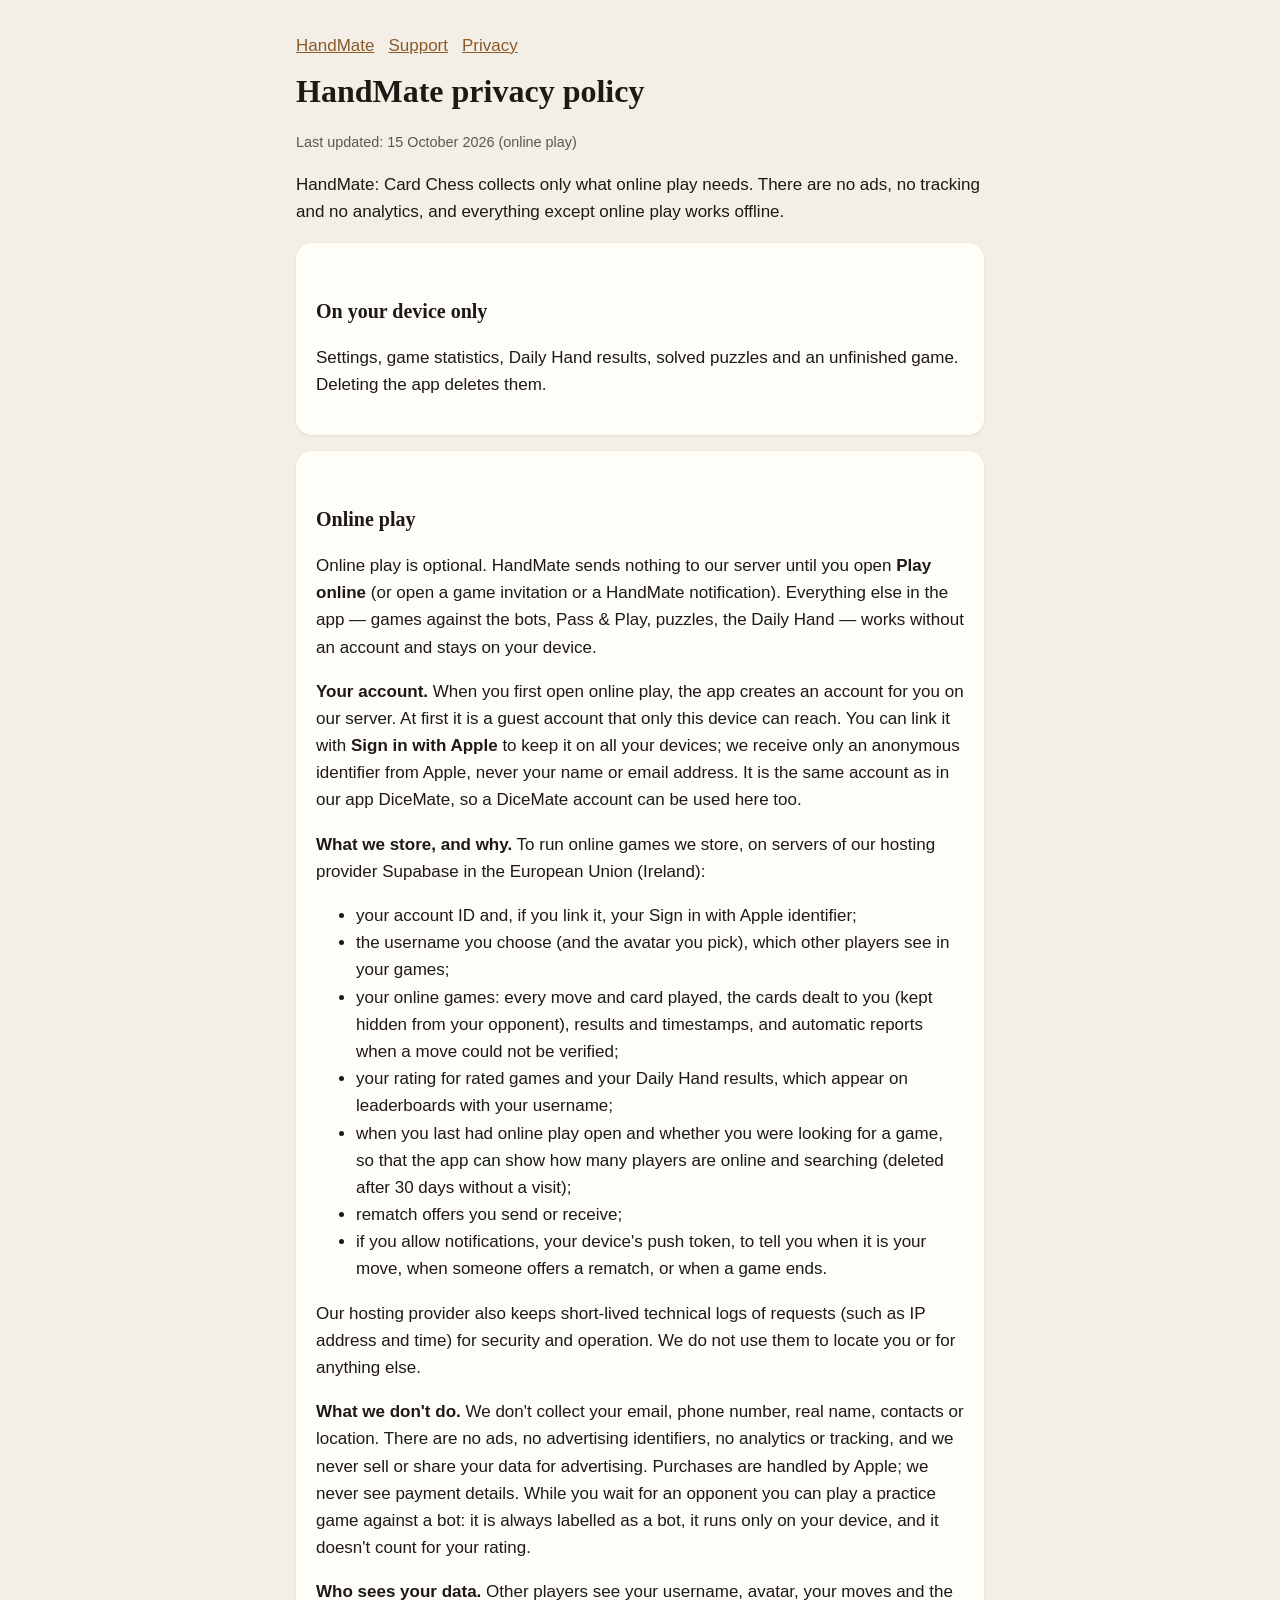
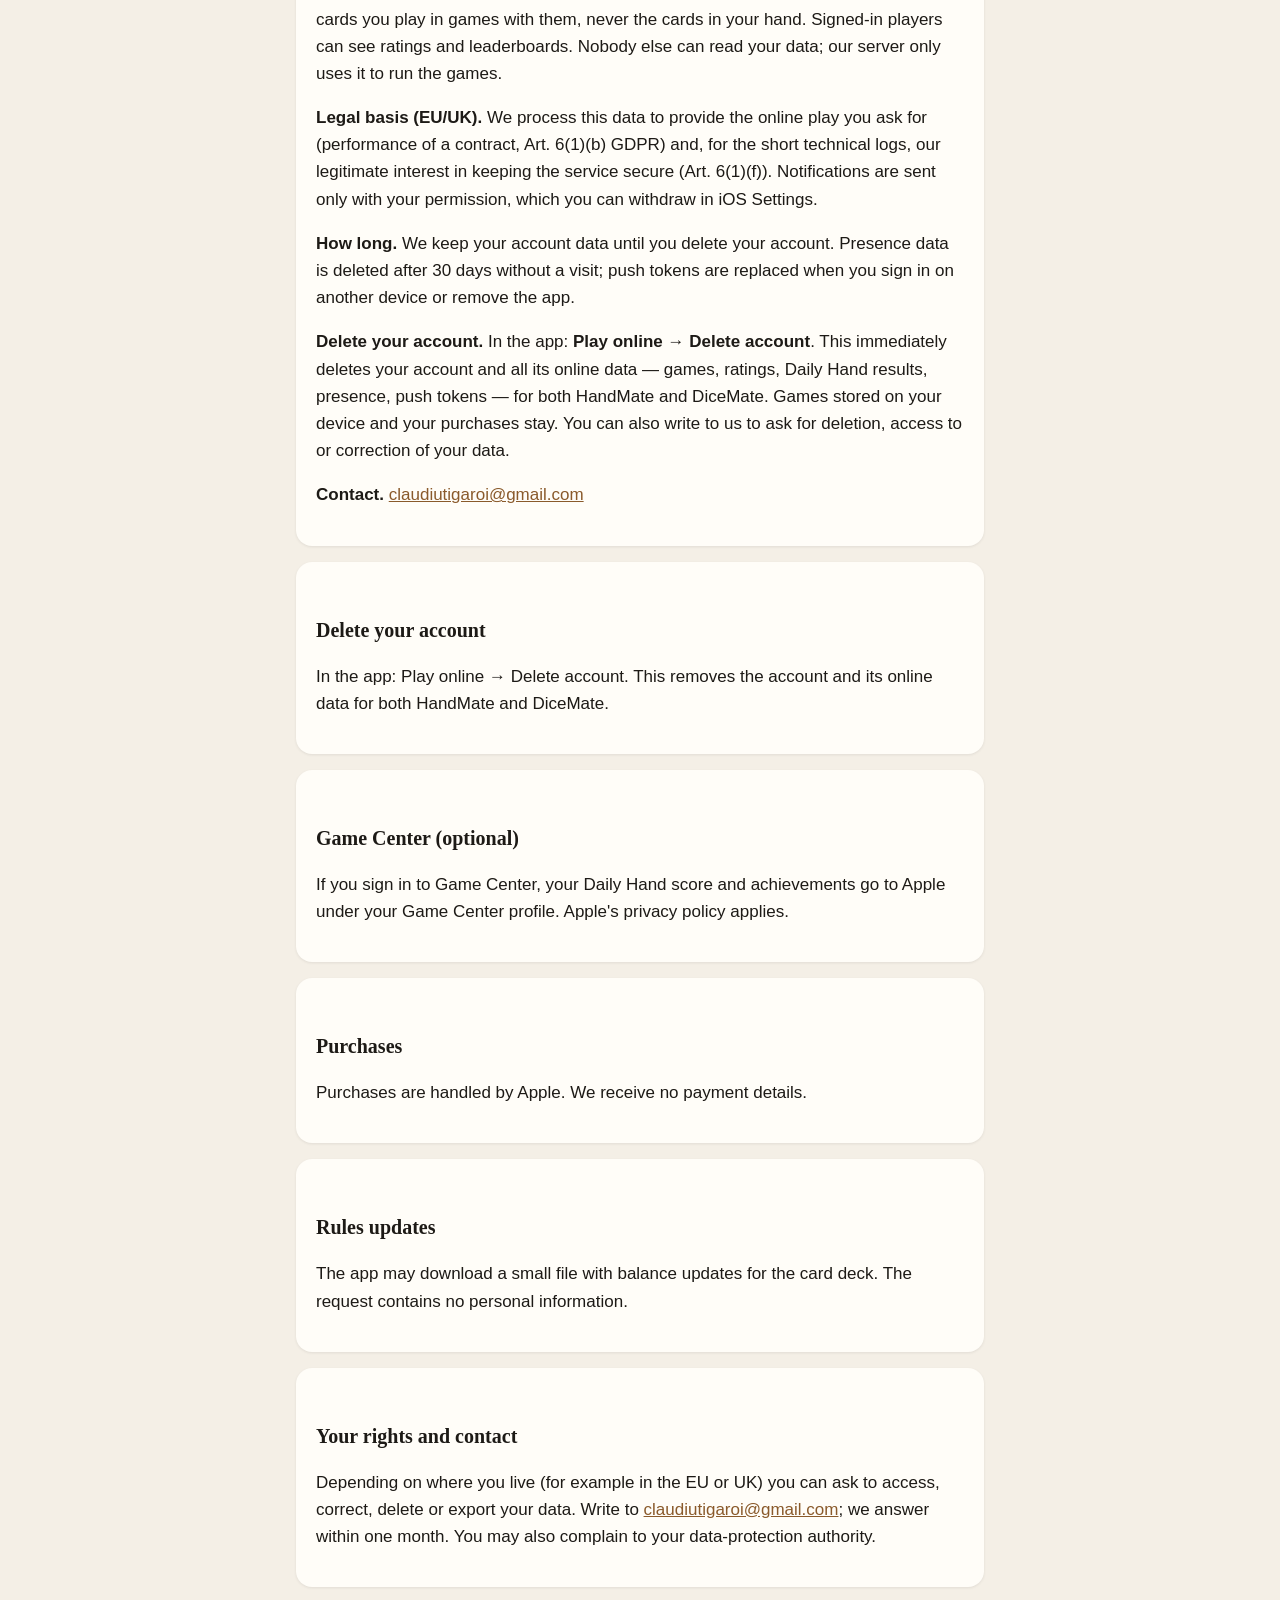
<file: handmate/privacy.html>
<!doctype html><html lang="en"><head><meta charset="utf-8"><meta name="viewport" content="width=device-width, initial-scale=1">
<title>HandMate Privacy Policy</title><meta name="color-scheme" content="light dark"><link rel="stylesheet" href="_style.css"></head>
<body><main><nav><a href="index.html">HandMate</a><a href="support.html">Support</a><a href="privacy.html">Privacy</a></nav>
<h1>HandMate privacy policy</h1><p class="muted">Last updated: 15 October 2026 (online play)</p>
<p>HandMate: Card Chess collects only what online play needs. There are no ads, no tracking and no analytics, and everything except online play works offline.</p>
<div class="card"><h2>On your device only</h2><p>Settings, game statistics, Daily Hand results, solved puzzles and an unfinished game. Deleting the app deletes them.</p></div>
<div class="card"><h2>Online play</h2>
<p>Online play is optional. HandMate sends nothing to our server until you open <strong>Play online</strong> (or open a game invitation or a HandMate notification). Everything else in the app — games against the bots, Pass & Play, puzzles, the Daily Hand — works without an account and stays on your device.</p>
<p><strong>Your account.</strong> When you first open online play, the app creates an account for you on our server. At first it is a guest account that only this device can reach. You can link it with <strong>Sign in with Apple</strong> to keep it on all your devices; we receive only an anonymous identifier from Apple, never your name or email address. It is the same account as in our app DiceMate, so a DiceMate account can be used here too.</p>
<p><strong>What we store, and why.</strong> To run online games we store, on servers of our hosting provider Supabase in the
European Union (Ireland):</p><ul><li>your account ID and, if you link it, your Sign in with Apple identifier;</li><li>the username you choose (and the avatar you pick), which other players see in your games;</li><li>your online games: every move and card played, the cards dealt to you (kept hidden from your opponent),   results and timestamps, and automatic reports when a move could not be verified;</li><li>your rating for rated games and your Daily Hand results, which appear on leaderboards with your username;</li><li>when you last had online play open and whether you were looking for a game, so that the app can show how   many players are online and searching (deleted after 30 days without a visit);</li><li>rematch offers you send or receive;</li><li>if you allow notifications, your device's push token, to tell you when it is your move, when someone offers   a rematch, or when a game ends.</li></ul>
<p>Our hosting provider also keeps short-lived technical logs of requests (such as IP address and time) for security and operation. We do not use them to locate you or for anything else.</p>
<p><strong>What we don't do.</strong> We don't collect your email, phone number, real name, contacts or location. There are no ads, no advertising identifiers, no analytics or tracking, and we never sell or share your data for advertising. Purchases are handled by Apple; we never see payment details. While you wait for an opponent you can play a practice game against a bot: it is always labelled as a bot, it runs only on your device, and it doesn't count for your rating.</p>
<p><strong>Who sees your data.</strong> Other players see your username, avatar, your moves and the cards you play in games with them, never the cards in your hand. Signed-in players can see ratings and leaderboards. Nobody else can read your data; our server only uses it to run the games.</p>
<p><strong>Legal basis (EU/UK).</strong> We process this data to provide the online play you ask for (performance of a contract, Art. 6(1)(b) GDPR) and, for the short technical logs, our legitimate interest in keeping the service secure (Art. 6(1)(f)). Notifications are sent only with your permission, which you can withdraw in iOS Settings.</p>
<p><strong>How long.</strong> We keep your account data until you delete your account. Presence data is deleted after 30 days without a visit; push tokens are replaced when you sign in on another device or remove the app.</p>
<p><strong>Delete your account.</strong> In the app: <strong>Play online → Delete account</strong>. This immediately deletes your account and all its online data — games, ratings, Daily Hand results, presence, push tokens — for both HandMate and DiceMate. Games stored on your device and your purchases stay. You can also write to us to ask for deletion, access to or correction of your data.</p>
<p><strong>Contact.</strong> <a href="mailto:claudiutigaroi@gmail.com">claudiutigaroi@gmail.com</a></p>
</div>
<div class="card"><h2>Delete your account</h2><p>In the app: Play online → Delete account. This removes the account and its online data for both HandMate and DiceMate.</p></div>
<div class="card"><h2>Game Center (optional)</h2><p>If you sign in to Game Center, your Daily Hand score and achievements go to Apple under your Game Center profile. Apple's privacy policy applies.</p></div>
<div class="card"><h2>Purchases</h2><p>Purchases are handled by Apple. We receive no payment details.</p></div>
<div class="card"><h2>Rules updates</h2><p>The app may download a small file with balance updates for the card deck. The request contains no personal information.</p></div>
<div class="card"><h2>Your rights and contact</h2><p>Depending on where you live (for example in the EU or UK) you can ask to access, correct, delete or export your data. Write to <a href="mailto:claudiutigaroi@gmail.com">claudiutigaroi@gmail.com</a>; we answer within one month. You may also complain to your data-protection authority.</p></div>
</main></body></html>
</file>
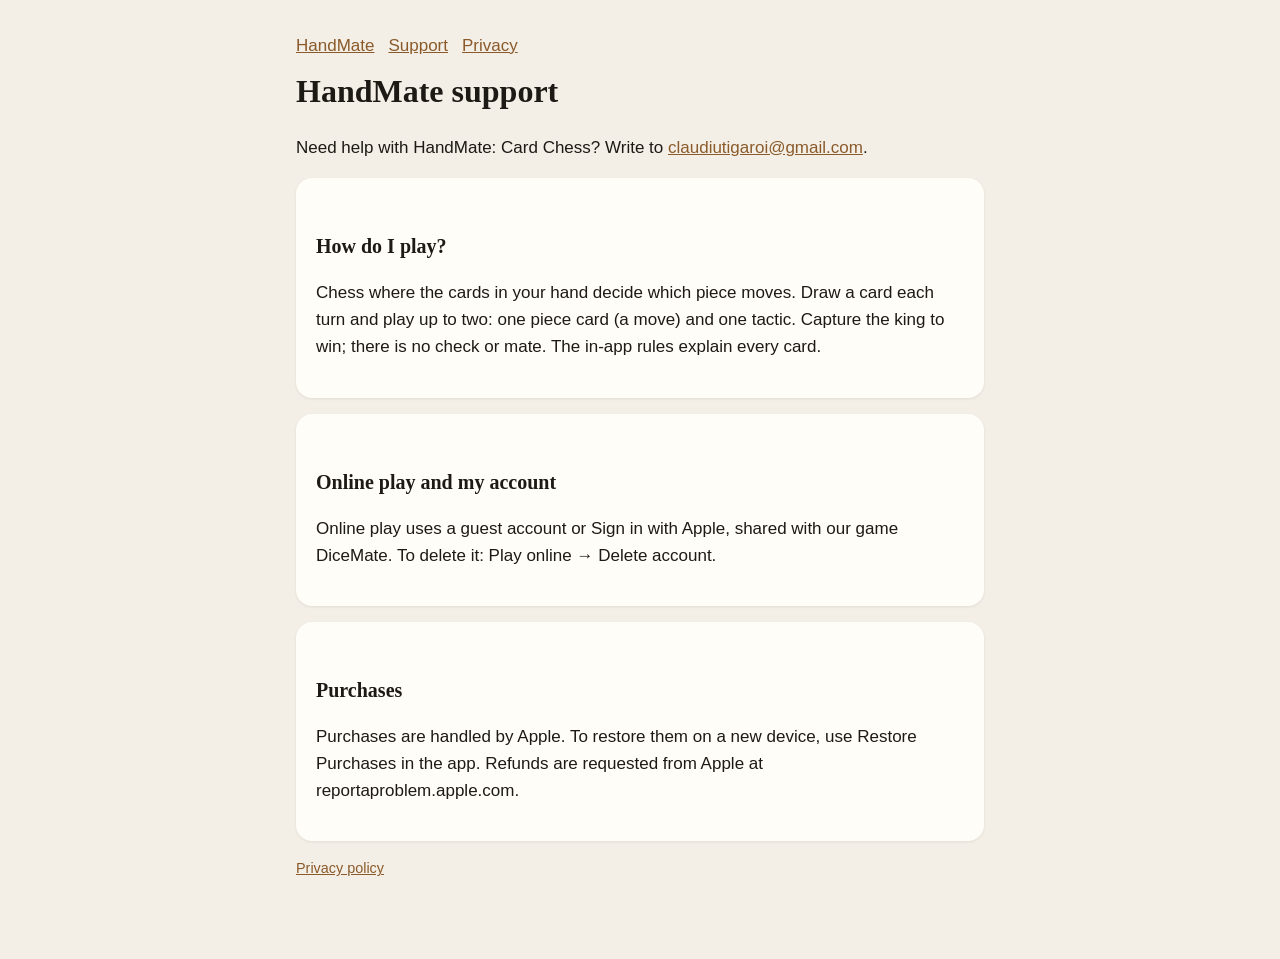
<file: handmate/support.html>
<!doctype html><html lang="en"><head><meta charset="utf-8"><meta name="viewport" content="width=device-width, initial-scale=1">
<title>HandMate Support</title><meta name="color-scheme" content="light dark"><link rel="stylesheet" href="_style.css"></head>
<body><main><nav><a href="index.html">HandMate</a><a href="support.html">Support</a><a href="privacy.html">Privacy</a></nav>
<h1>HandMate support</h1><p>Need help with HandMate: Card Chess? Write to <a href="mailto:claudiutigaroi@gmail.com?subject=HandMate%20support">claudiutigaroi@gmail.com</a>.</p>
<div class="card"><h2>How do I play?</h2><p>Chess where the cards in your hand decide which piece moves. Draw a card each turn and play up to two: one piece card (a move) and one tactic. Capture the king to win; there is no check or mate. The in-app rules explain every card.</p></div>
<div class="card"><h2>Online play and my account</h2><p>Online play uses a guest account or Sign in with Apple, shared with our game DiceMate. To delete it: Play online → Delete account.</p></div>
<div class="card"><h2>Purchases</h2><p>Purchases are handled by Apple. To restore them on a new device, use Restore Purchases in the app. Refunds are requested from Apple at reportaproblem.apple.com.</p></div>
<p class="muted"><a href="privacy.html">Privacy policy</a></p>
</main></body></html>
</file>
<file: handmate/_style.css>
:root{--bg:#f4efe6;--card:#fffdf8;--ink:#1d1a16;--muted:#5d564c;--accent:#8a5a2b;color-scheme:light dark}
@media (prefers-color-scheme:dark){:root{--bg:#14161c;--card:#1d2029;--ink:#ece6da;--muted:#a8a092;--accent:#d8b06a}}
*{box-sizing:border-box}body{margin:0;background:var(--bg);color:var(--ink);font:17px/1.6 -apple-system,BlinkMacSystemFont,"Segoe UI",sans-serif}
main{max-width:720px;margin:0 auto;padding:32px 16px 64px}h1{font-family:Georgia,"Times New Roman",serif;font-size:2rem;margin:.2em 0}
h2{font-family:Georgia,serif;font-size:1.25rem;margin-top:1.6em}.card{background:var(--card);border-radius:16px;padding:20px;margin:16px 0;box-shadow:0 1px 3px rgba(0,0,0,.08)}
a{color:var(--accent)}.muted{color:var(--muted);font-size:.9rem}nav a{margin-right:14px}
</file>
